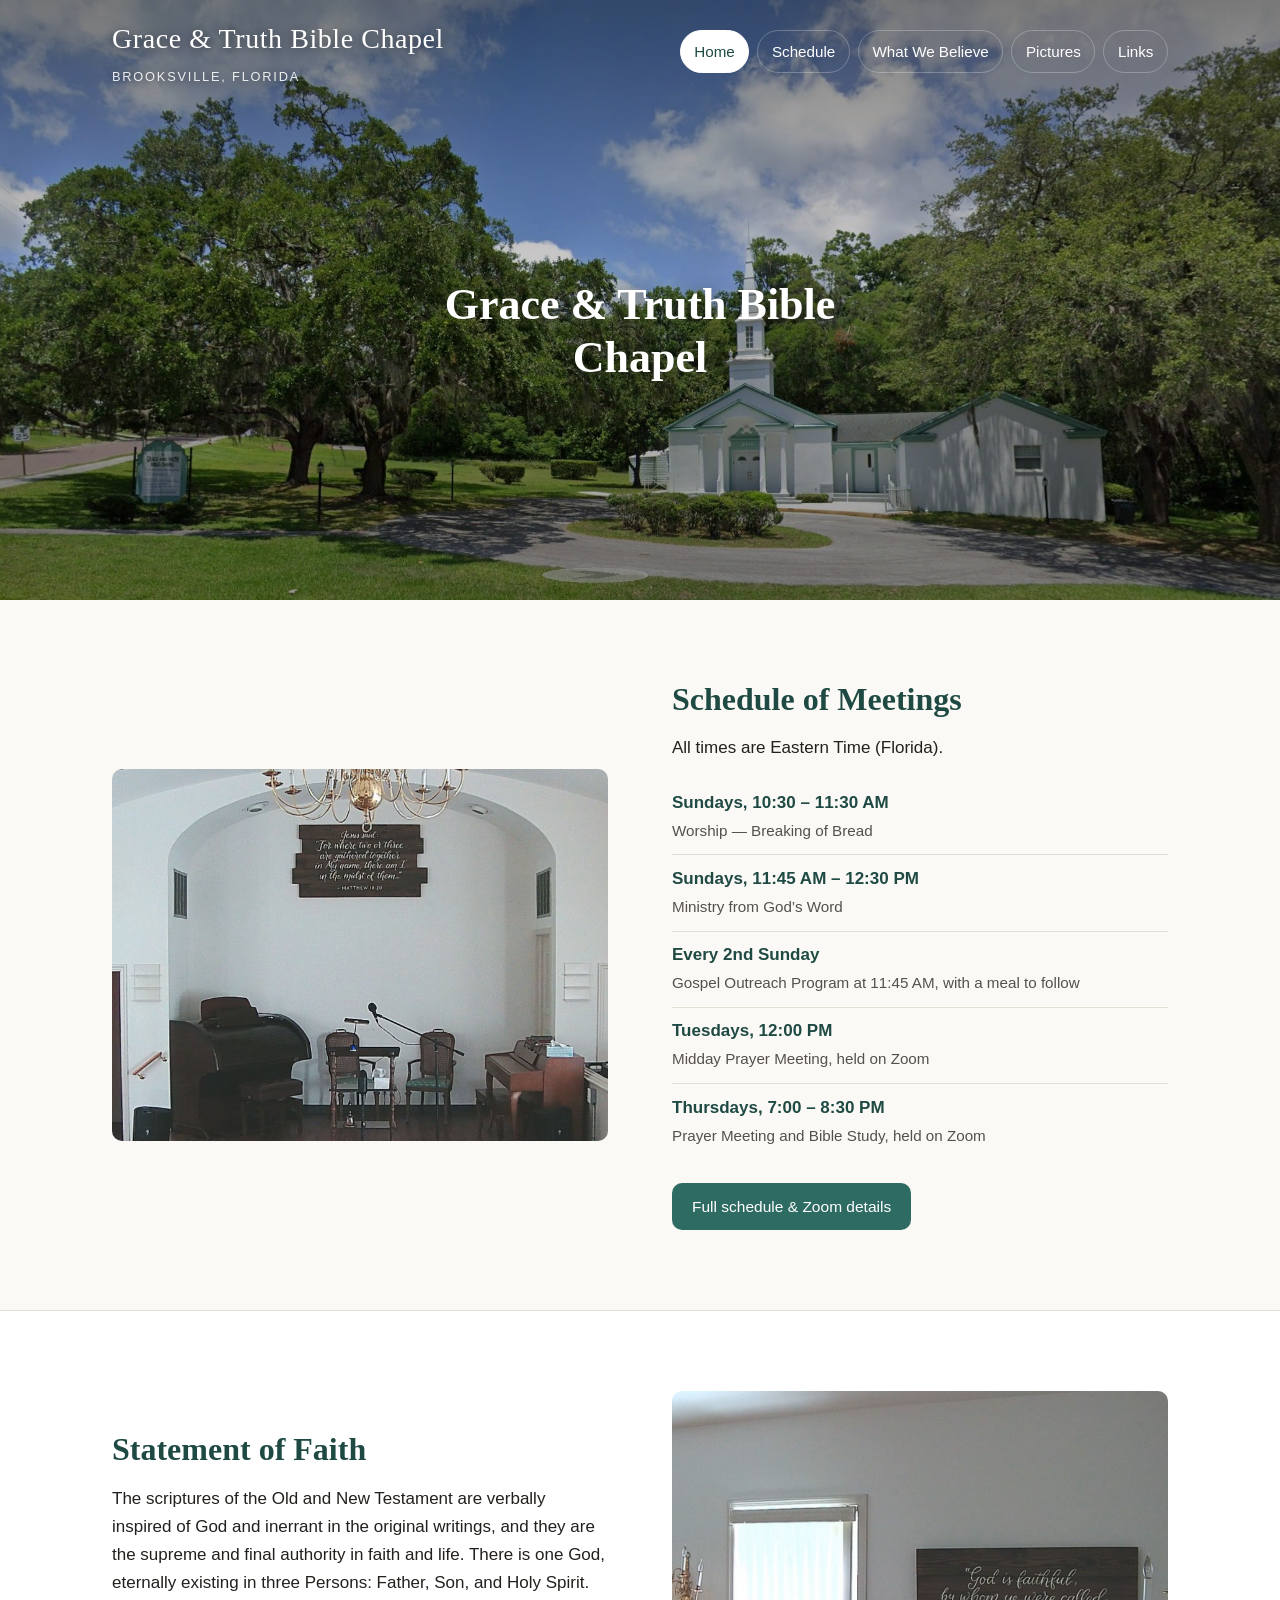
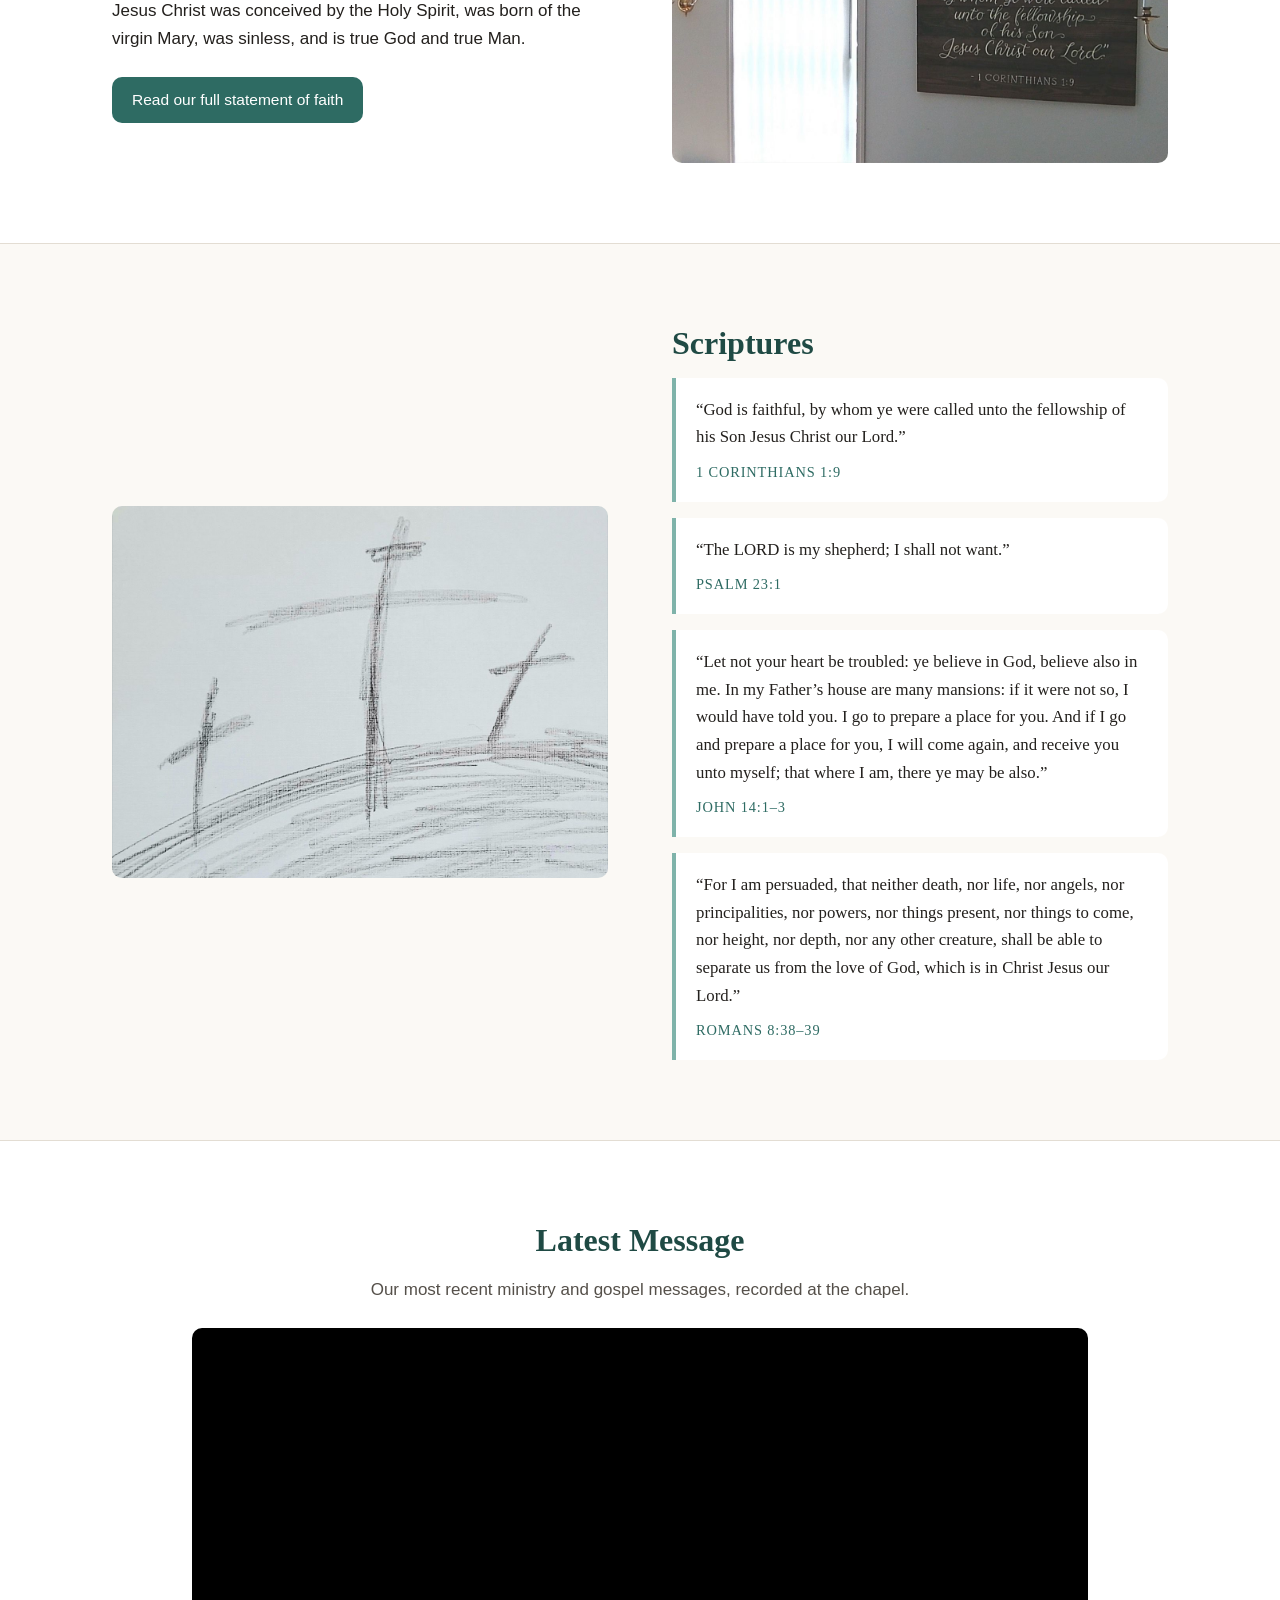
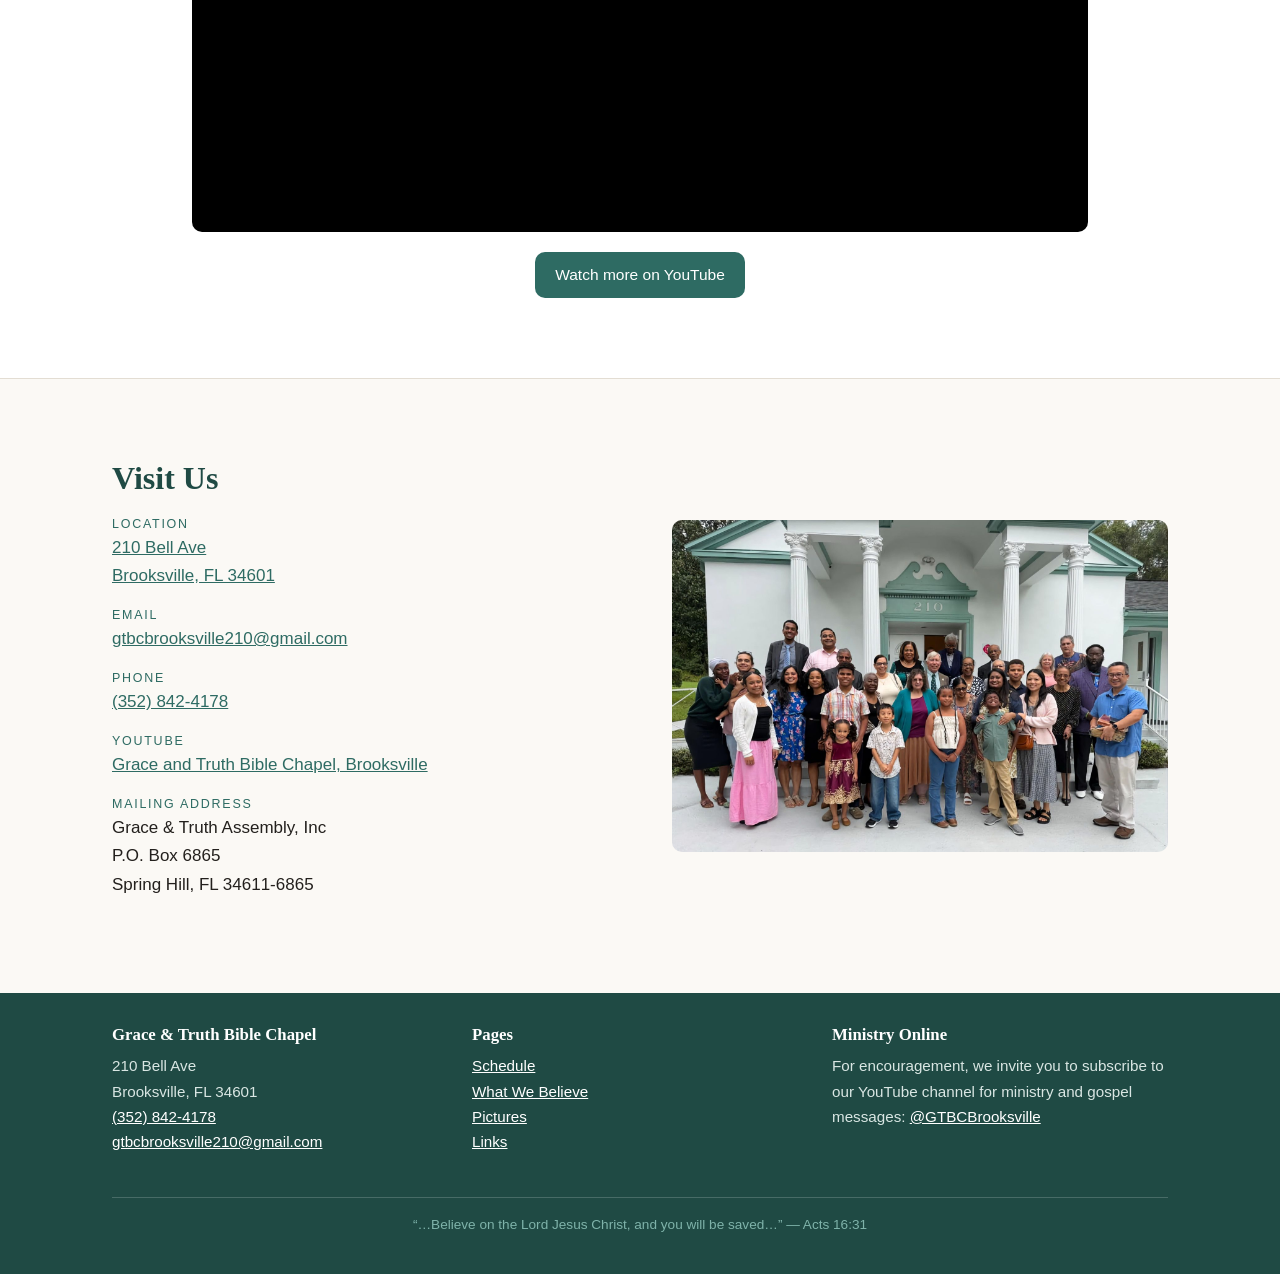
<file: index.html>
<!doctype html>
<html lang="en">
<head>
<meta charset="utf-8">
<meta name="viewport" content="width=device-width, initial-scale=1">
<title>Grace &amp; Truth Bible Chapel — Brooksville, Florida</title>
<meta name="description" content="Grace &amp; Truth Bible Chapel, 210 Bell Ave, Brooksville, FL. Worship and Breaking of Bread Sundays at 10:30 AM. A welcome is extended to all.">
<link rel="stylesheet" href="css/styles.css">
</head>
<body>

<a class="skip-link" href="#main">Skip to content</a>

<header class="site-header site-header-overlay">
  <div class="container header-inner">
    <a class="brand" href="index.html">
      <span class="brand-name">Grace &amp; Truth Bible Chapel</span>
      <span class="brand-tag">Brooksville, Florida</span>
    </a>
    <nav class="site-nav" aria-label="Main">
      <ul>
        <li><a href="index.html" aria-current="page">Home</a></li>
        <li><a href="schedule.html">Schedule</a></li>
        <li><a href="beliefs.html">What We Believe</a></li>
        <li><a href="gallery.html">Pictures</a></li>
        <li><a href="links.html">Links</a></li>
      </ul>
    </nav>
  </div>
</header>

<main id="main">

  <section class="hero hero-overlay-scrim">
    <img src="images/chapel-front-tall.jpg" alt="The white chapel building at 210 Bell Ave, set among live oaks">
    <div class="hero-overlay">
      <h1>Grace &amp; Truth Bible Chapel</h1>
    </div>
  </section>

  <!-- Image left -->
  <section class="section" id="schedule">
    <div class="container feature-inner">
      <div class="feature-media">
        <img src="images/sanctuary-front.jpg" alt="The front of the meeting room, with the Matthew 18:20 sign above the platform" loading="lazy">
      </div>
      <div class="feature-body">
        <h2>Schedule of Meetings</h2>
        <p>All times are Eastern Time (Florida).</p>
        <ul class="times">
          <li>
            <span class="time">Sundays, 10:30 &ndash; 11:30 AM</span>
            <span class="note">Worship &mdash; Breaking of Bread</span>
          </li>
          <li>
            <span class="time">Sundays, 11:45 AM &ndash; 12:30 PM</span>
            <span class="note">Ministry from God&rsquo;s Word</span>
          </li>
          <li>
            <span class="time">Every 2nd Sunday</span>
            <span class="note">Gospel Outreach Program at 11:45 AM, with a meal to follow</span>
          </li>
          <li>
            <span class="time">Tuesdays, 12:00 PM</span>
            <span class="note">Midday Prayer Meeting, held on Zoom</span>
          </li>
          <li>
            <span class="time">Thursdays, 7:00 &ndash; 8:30 PM</span>
            <span class="note">Prayer Meeting and Bible Study, held on Zoom</span>
          </li>
        </ul>
        <div class="btn-row">
          <a class="btn" href="schedule.html">Full schedule &amp; Zoom details</a>
        </div>
      </div>
    </div>
  </section>

  <!-- Image right -->
  <section class="section section-alt feature-media-right" id="beliefs">
    <div class="container feature-inner">
      <div class="feature-media">
        <img src="images/wall-1-cor-1-9.jpg" alt="A wooden wall sign lettered with 1 Corinthians 1:9" loading="lazy">
      </div>
      <div class="feature-body">
        <h2>Statement of Faith</h2>
        <p>
          The scriptures of the Old and New Testament are verbally inspired of God and inerrant
          in the original writings, and they are the supreme and final authority in faith and life.
          There is one God, eternally existing in three Persons: Father, Son, and Holy Spirit.
          Jesus Christ was conceived by the Holy Spirit, was born of the virgin Mary, was sinless,
          and is true God and true Man.
        </p>
        <div class="btn-row">
          <a class="btn" href="beliefs.html">Read our full statement of faith</a>
        </div>
      </div>
    </div>
  </section>

  <!-- Image left -->
  <section class="section" id="scriptures">
    <div class="container feature-inner">
      <div class="feature-media">
        <img class="focus-top" src="images/three-crosses.jpg" alt="A pencil drawing of three crosses standing on a hill" loading="lazy">
      </div>
      <div class="feature-body">
        <h2>Scriptures</h2>
        <blockquote class="verse">
          &ldquo;God is faithful, by whom ye were called unto the fellowship of his Son Jesus Christ our Lord.&rdquo;
          <cite>1 Corinthians 1:9</cite>
        </blockquote>
        <blockquote class="verse">
          &ldquo;The LORD is my shepherd; I shall not want.&rdquo;
          <cite>Psalm 23:1</cite>
        </blockquote>
        <blockquote class="verse">
          &ldquo;Let not your heart be troubled: ye believe in God, believe also in me. In my Father&rsquo;s house
          are many mansions: if it were not so, I would have told you. I go to prepare a place for you.
          And if I go and prepare a place for you, I will come again, and receive you unto myself;
          that where I am, there ye may be also.&rdquo;
          <cite>John 14:1&ndash;3</cite>
        </blockquote>
        <blockquote class="verse">
          &ldquo;For I am persuaded, that neither death, nor life, nor angels, nor principalities, nor powers,
          nor things present, nor things to come, nor height, nor depth, nor any other creature,
          shall be able to separate us from the love of God, which is in Christ Jesus our Lord.&rdquo;
          <cite>Romans 8:38&ndash;39</cite>
        </blockquote>
      </div>
    </div>
  </section>

  <!-- Latest message. The player points at the channel's uploads playlist
       (the channel ID with UC swapped for UU). YouTube keeps that playlist
       newest-first, so this always opens on the most recent sermon and
       nothing here needs editing week to week. -->
  <section class="section section-alt" id="latest">
    <div class="container">
      <div class="section-head video-head">
        <h2>Latest Message</h2>
        <p>Our most recent ministry and gospel messages, recorded at the chapel.</p>
      </div>
      <div class="video-frame">
        <iframe
          src="https://www.youtube-nocookie.com/embed/videoseries?list=UUZsytjqX1mP04XddDWABCRg&amp;rel=0"
          title="Latest message from Grace and Truth Bible Chapel, Brooksville"
          loading="lazy"
          allow="accelerometer; clipboard-write; encrypted-media; gyroscope; picture-in-picture; web-share"
          referrerpolicy="strict-origin-when-cross-origin"
          allowfullscreen></iframe>
      </div>
      <div class="btn-row video-actions">
        <a class="btn" href="https://www.youtube.com/@GTBCBrooksville">Watch more on YouTube</a>
      </div>
    </div>
  </section>

  <!-- Image right -->
  <section class="section feature-media-right" id="visit">
    <div class="container feature-inner">
      <div class="feature-media">
        <img class="natural" src="images/group-picture.jpg" alt="The assembly gathered together on the chapel steps beneath the 210 entrance" loading="lazy">
      </div>
      <div class="feature-body">
        <h2>Visit Us</h2>
        <ul class="contact-list">
          <li>
            <span class="label">Location</span>
            <address>
              <a href="https://maps.google.com/?q=210+Bell+Ave,+Brooksville,+FL+34601">
                210 Bell Ave<br>Brooksville, FL 34601
              </a>
            </address>
          </li>
          <li>
            <span class="label">Email</span>
            <a href="mailto:gtbcbrooksville210@gmail.com">gtbcbrooksville210@gmail.com</a>
          </li>
          <li>
            <span class="label">Phone</span>
            <a href="tel:+13528424178">(352) 842-4178</a>
          </li>
          <li>
            <span class="label">YouTube</span>
            <a href="https://www.youtube.com/@GTBCBrooksville">Grace and Truth Bible Chapel, Brooksville</a>
          </li>
          <li>
            <span class="label">Mailing Address</span>
            <address>
              Grace &amp; Truth Assembly, Inc<br>
              P.O. Box 6865<br>
              Spring Hill, FL 34611-6865
            </address>
          </li>
        </ul>
      </div>
    </div>
  </section>

</main>

<footer class="site-footer">
  <div class="container">
    <div class="footer-grid">
      <div>
        <h3>Grace &amp; Truth Bible Chapel</h3>
        <address>
          210 Bell Ave<br>
          Brooksville, FL 34601<br>
          <a href="tel:+13528424178">(352) 842-4178</a><br>
          <a href="mailto:gtbcbrooksville210@gmail.com">gtbcbrooksville210@gmail.com</a>
        </address>
      </div>
      <div>
        <h3>Pages</h3>
        <p>
          <a href="schedule.html">Schedule</a><br>
          <a href="beliefs.html">What We Believe</a><br>
          <a href="gallery.html">Pictures</a><br>
          <a href="links.html">Links</a>
        </p>
      </div>
      <div>
        <h3>Ministry Online</h3>
        <p>
          For encouragement, we invite you to subscribe to our YouTube channel for
          ministry and gospel messages:
          <a href="https://www.youtube.com/@GTBCBrooksville">@GTBCBrooksville</a>
        </p>
      </div>
    </div>
    <p class="footer-bottom">
      &ldquo;&hellip;Believe on the Lord Jesus Christ, and you will be saved&hellip;&rdquo; &mdash; Acts 16:31
    </p>
  </div>
</footer>

</body>
</html>
</file>
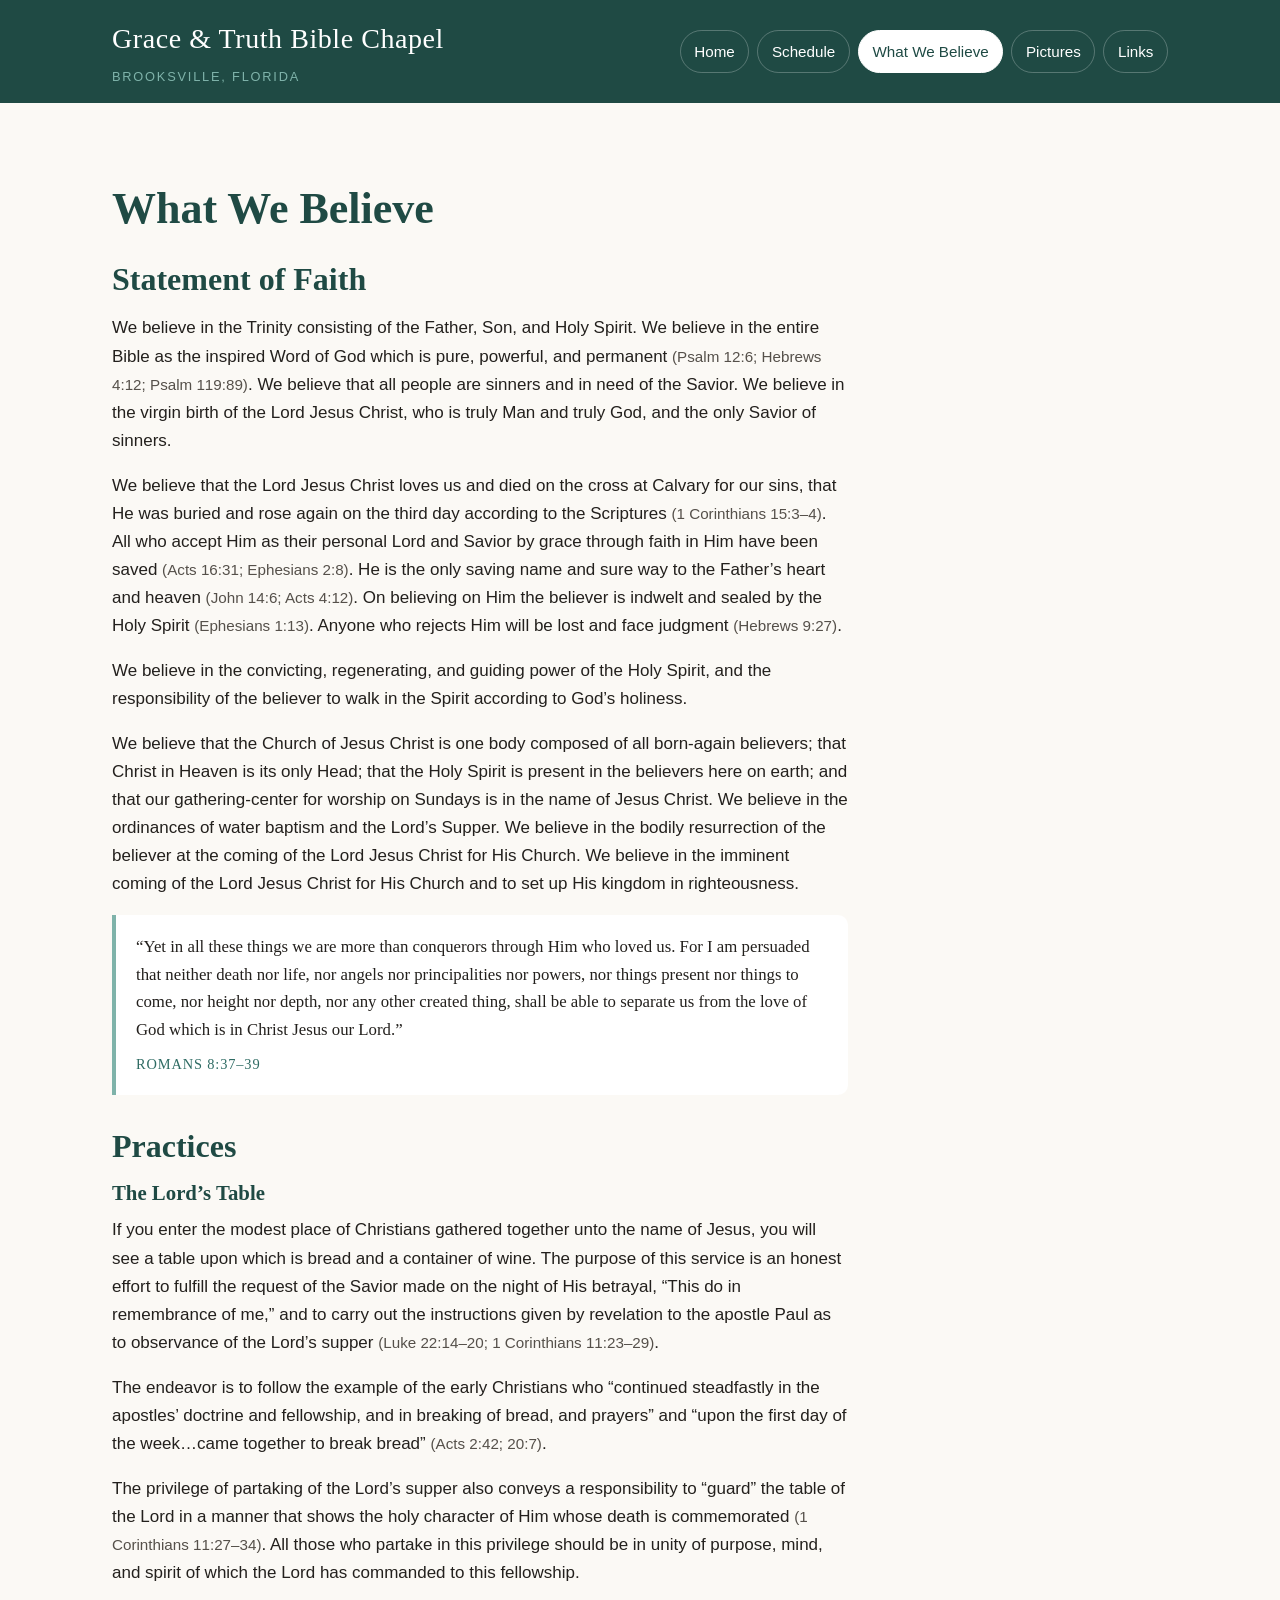
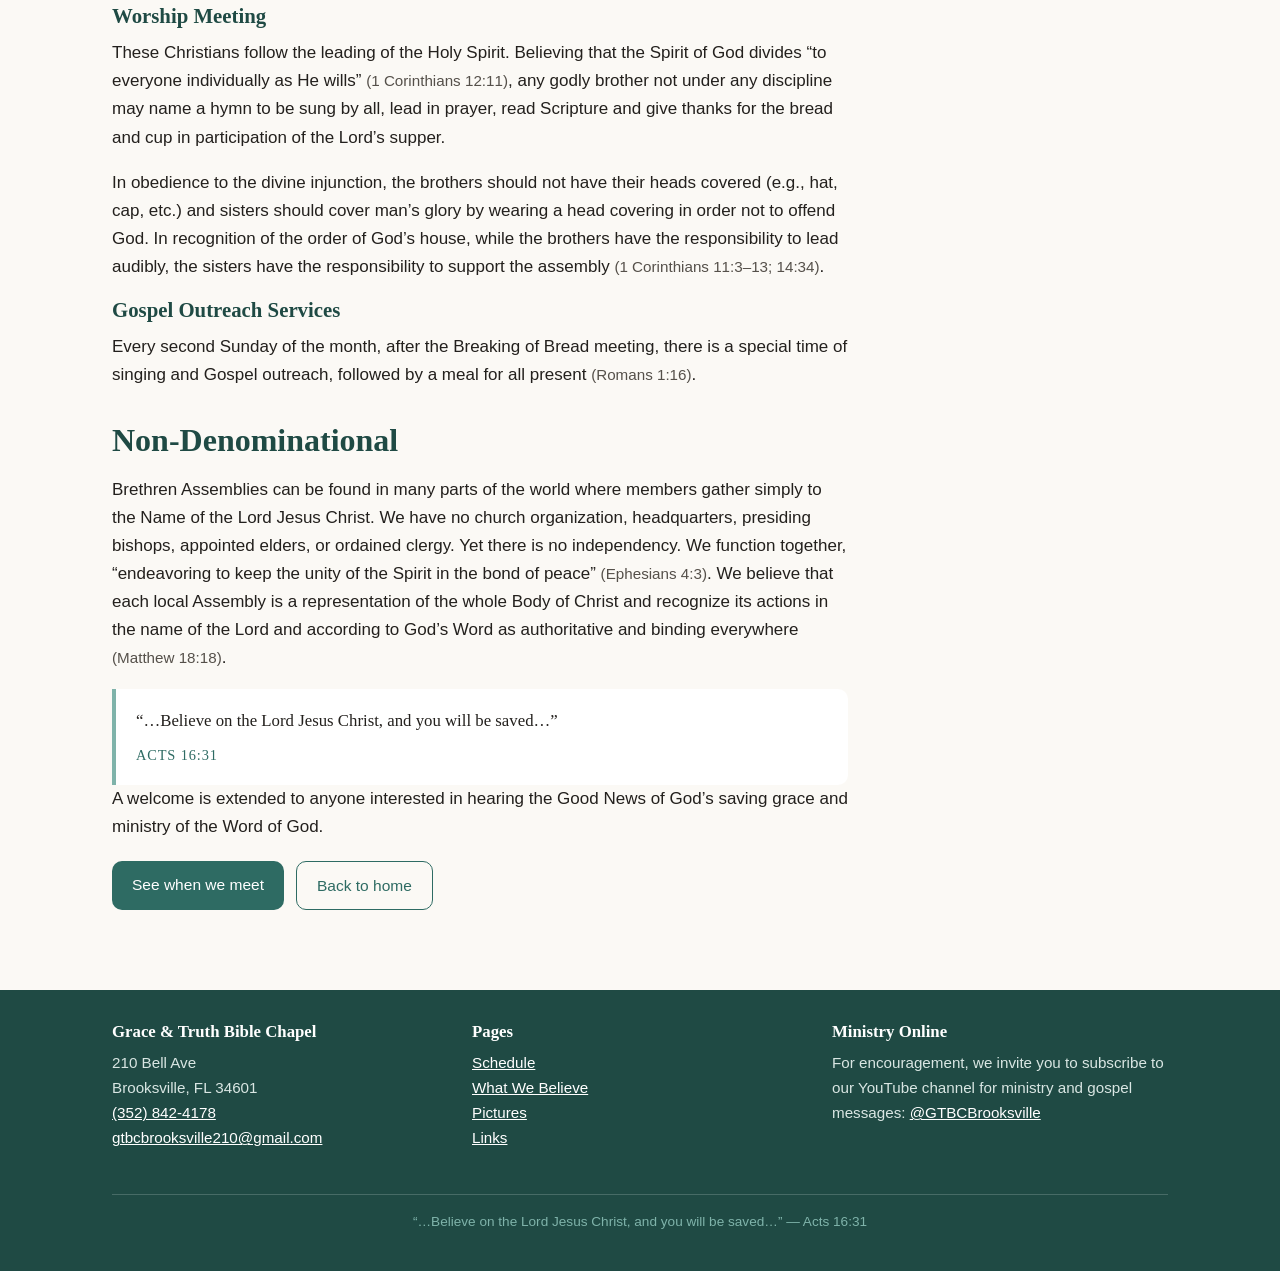
<file: beliefs.html>
<!doctype html>
<html lang="en">
<head>
<meta charset="utf-8">
<meta name="viewport" content="width=device-width, initial-scale=1">
<title>What We Believe — Grace &amp; Truth Bible Chapel</title>
<meta name="description" content="The statement of faith and the practices of Grace &amp; Truth Bible Chapel, Brooksville, FL — the Lord's Table, the worship meeting, and our non-denominational gathering to the name of the Lord Jesus Christ.">
<link rel="stylesheet" href="css/styles.css">
</head>
<body>

<a class="skip-link" href="#main">Skip to content</a>

<header class="site-header">
  <div class="container header-inner">
    <a class="brand" href="index.html">
      <span class="brand-name">Grace &amp; Truth Bible Chapel</span>
      <span class="brand-tag">Brooksville, Florida</span>
    </a>
    <nav class="site-nav" aria-label="Main">
      <ul>
        <li><a href="index.html">Home</a></li>
        <li><a href="schedule.html">Schedule</a></li>
        <li><a href="beliefs.html" aria-current="page">What We Believe</a></li>
        <li><a href="gallery.html">Pictures</a></li>
        <li><a href="links.html">Links</a></li>
      </ul>
    </nav>
  </div>
</header>

<main id="main">

  <section class="section">
    <div class="container">
      <div class="section-head">
        <h1>What We Believe</h1>
      </div>

      <div class="prose">

        <h2>Statement of Faith</h2>

        <p>
          We believe in the Trinity consisting of the Father, Son, and Holy Spirit. We believe in
          the entire Bible as the inspired Word of God which is pure, powerful, and permanent
          <span class="ref">(Psalm 12:6; Hebrews 4:12; Psalm 119:89)</span>. We believe that all
          people are sinners and in need of the Savior. We believe in the virgin birth of the Lord
          Jesus Christ, who is truly Man and truly God, and the only Savior of sinners.
        </p>

        <p>
          We believe that the Lord Jesus Christ loves us and died on the cross at Calvary for our
          sins, that He was buried and rose again on the third day according to the Scriptures
          <span class="ref">(1 Corinthians 15:3&ndash;4)</span>. All who accept Him as their personal
          Lord and Savior by grace through faith in Him have been saved
          <span class="ref">(Acts 16:31; Ephesians 2:8)</span>. He is the only saving name and sure
          way to the Father&rsquo;s heart and heaven
          <span class="ref">(John 14:6; Acts 4:12)</span>. On believing on Him the believer is
          indwelt and sealed by the Holy Spirit <span class="ref">(Ephesians 1:13)</span>. Anyone
          who rejects Him will be lost and face judgment <span class="ref">(Hebrews 9:27)</span>.
        </p>

        <p>
          We believe in the convicting, regenerating, and guiding power of the Holy Spirit, and the
          responsibility of the believer to walk in the Spirit according to God&rsquo;s holiness.
        </p>

        <p>
          We believe that the Church of Jesus Christ is one body composed of all born-again
          believers; that Christ in Heaven is its only Head; that the Holy Spirit is present in the
          believers here on earth; and that our gathering-center for worship on Sundays is in the
          name of Jesus Christ. We believe in the ordinances of water baptism and the Lord&rsquo;s
          Supper. We believe in the bodily resurrection of the believer at the coming of the Lord
          Jesus Christ for His Church. We believe in the imminent coming of the Lord Jesus Christ
          for His Church and to set up His kingdom in righteousness.
        </p>

        <blockquote class="verse">
          &ldquo;Yet in all these things we are more than conquerors through Him who loved us. For I
          am persuaded that neither death nor life, nor angels nor principalities nor powers, nor
          things present nor things to come, nor height nor depth, nor any other created thing,
          shall be able to separate us from the love of God which is in Christ Jesus our Lord.&rdquo;
          <cite>Romans 8:37&ndash;39</cite>
        </blockquote>

        <h2>Practices</h2>

        <h3>The Lord&rsquo;s Table</h3>

        <p>
          If you enter the modest place of Christians gathered together unto the name of Jesus, you
          will see a table upon which is bread and a container of wine. The purpose of this service
          is an honest effort to fulfill the request of the Savior made on the night of His
          betrayal, &ldquo;This do in remembrance of me,&rdquo; and to carry out the instructions
          given by revelation to the apostle Paul as to observance of the Lord&rsquo;s supper
          <span class="ref">(Luke 22:14&ndash;20; 1 Corinthians 11:23&ndash;29)</span>.
        </p>

        <p>
          The endeavor is to follow the example of the early Christians who &ldquo;continued
          steadfastly in the apostles&rsquo; doctrine and fellowship, and in breaking of bread, and
          prayers&rdquo; and &ldquo;upon the first day of the week&hellip;came together to break
          bread&rdquo; <span class="ref">(Acts 2:42; 20:7)</span>.
        </p>

        <p>
          The privilege of partaking of the Lord&rsquo;s supper also conveys a responsibility to
          &ldquo;guard&rdquo; the table of the Lord in a manner that shows the holy character of Him
          whose death is commemorated <span class="ref">(1 Corinthians 11:27&ndash;34)</span>. All
          those who partake in this privilege should be in unity of purpose, mind, and spirit of
          which the Lord has commanded to this fellowship.
        </p>

        <h3>Worship Meeting</h3>

        <p>
          These Christians follow the leading of the Holy Spirit. Believing that the Spirit of God
          divides &ldquo;to everyone individually as He wills&rdquo;
          <span class="ref">(1 Corinthians 12:11)</span>, any godly brother not under any discipline
          may name a hymn to be sung by all, lead in prayer, read Scripture and give thanks for the
          bread and cup in participation of the Lord&rsquo;s supper.
        </p>

        <p>
          In obedience to the divine injunction, the brothers should not have their heads covered
          (e.g., hat, cap, etc.) and sisters should cover man&rsquo;s glory by wearing a head
          covering in order not to offend God. In recognition of the order of God&rsquo;s house,
          while the brothers have the responsibility to lead audibly, the sisters have the
          responsibility to support the assembly
          <span class="ref">(1 Corinthians 11:3&ndash;13; 14:34)</span>.
        </p>

        <h3>Gospel Outreach Services</h3>

        <p>
          Every second Sunday of the month, after the Breaking of Bread meeting, there is a special
          time of singing and Gospel outreach, followed by a meal for all present
          <span class="ref">(Romans 1:16)</span>.
        </p>

        <h2>Non-Denominational</h2>

        <p>
          Brethren Assemblies can be found in many parts of the world where members gather simply to
          the Name of the Lord Jesus Christ. We have no church organization, headquarters, presiding
          bishops, appointed elders, or ordained clergy. Yet there is no independency. We function
          together, &ldquo;endeavoring to keep the unity of the Spirit in the bond of peace&rdquo;
          <span class="ref">(Ephesians 4:3)</span>. We believe that each local Assembly is a
          representation of the whole Body of Christ and recognize its actions in the name of the
          Lord and according to God&rsquo;s Word as authoritative and binding everywhere
          <span class="ref">(Matthew 18:18)</span>.
        </p>

        <blockquote class="verse">
          &ldquo;&hellip;Believe on the Lord Jesus Christ, and you will be saved&hellip;&rdquo;
          <cite>Acts 16:31</cite>
        </blockquote>

        <p>
          A welcome is extended to anyone interested in hearing the Good News of God&rsquo;s saving
          grace and ministry of the Word of God.
        </p>

        <div class="btn-row">
          <a class="btn" href="schedule.html">See when we meet</a>
          <a class="btn btn-ghost" href="index.html">Back to home</a>
        </div>

      </div>
    </div>
  </section>

</main>

<footer class="site-footer">
  <div class="container">
    <div class="footer-grid">
      <div>
        <h3>Grace &amp; Truth Bible Chapel</h3>
        <address>
          210 Bell Ave<br>
          Brooksville, FL 34601<br>
          <a href="tel:+13528424178">(352) 842-4178</a><br>
          <a href="mailto:gtbcbrooksville210@gmail.com">gtbcbrooksville210@gmail.com</a>
        </address>
      </div>
      <div>
        <h3>Pages</h3>
        <p>
          <a href="schedule.html">Schedule</a><br>
          <a href="beliefs.html">What We Believe</a><br>
          <a href="gallery.html">Pictures</a><br>
          <a href="links.html">Links</a>
        </p>
      </div>
      <div>
        <h3>Ministry Online</h3>
        <p>
          For encouragement, we invite you to subscribe to our YouTube channel for
          ministry and gospel messages:
          <a href="https://www.youtube.com/@GTBCBrooksville">@GTBCBrooksville</a>
        </p>
      </div>
    </div>
    <p class="footer-bottom">
      &ldquo;&hellip;Believe on the Lord Jesus Christ, and you will be saved&hellip;&rdquo; &mdash; Acts 16:31
    </p>
  </div>
</footer>

</body>
</html>
</file>
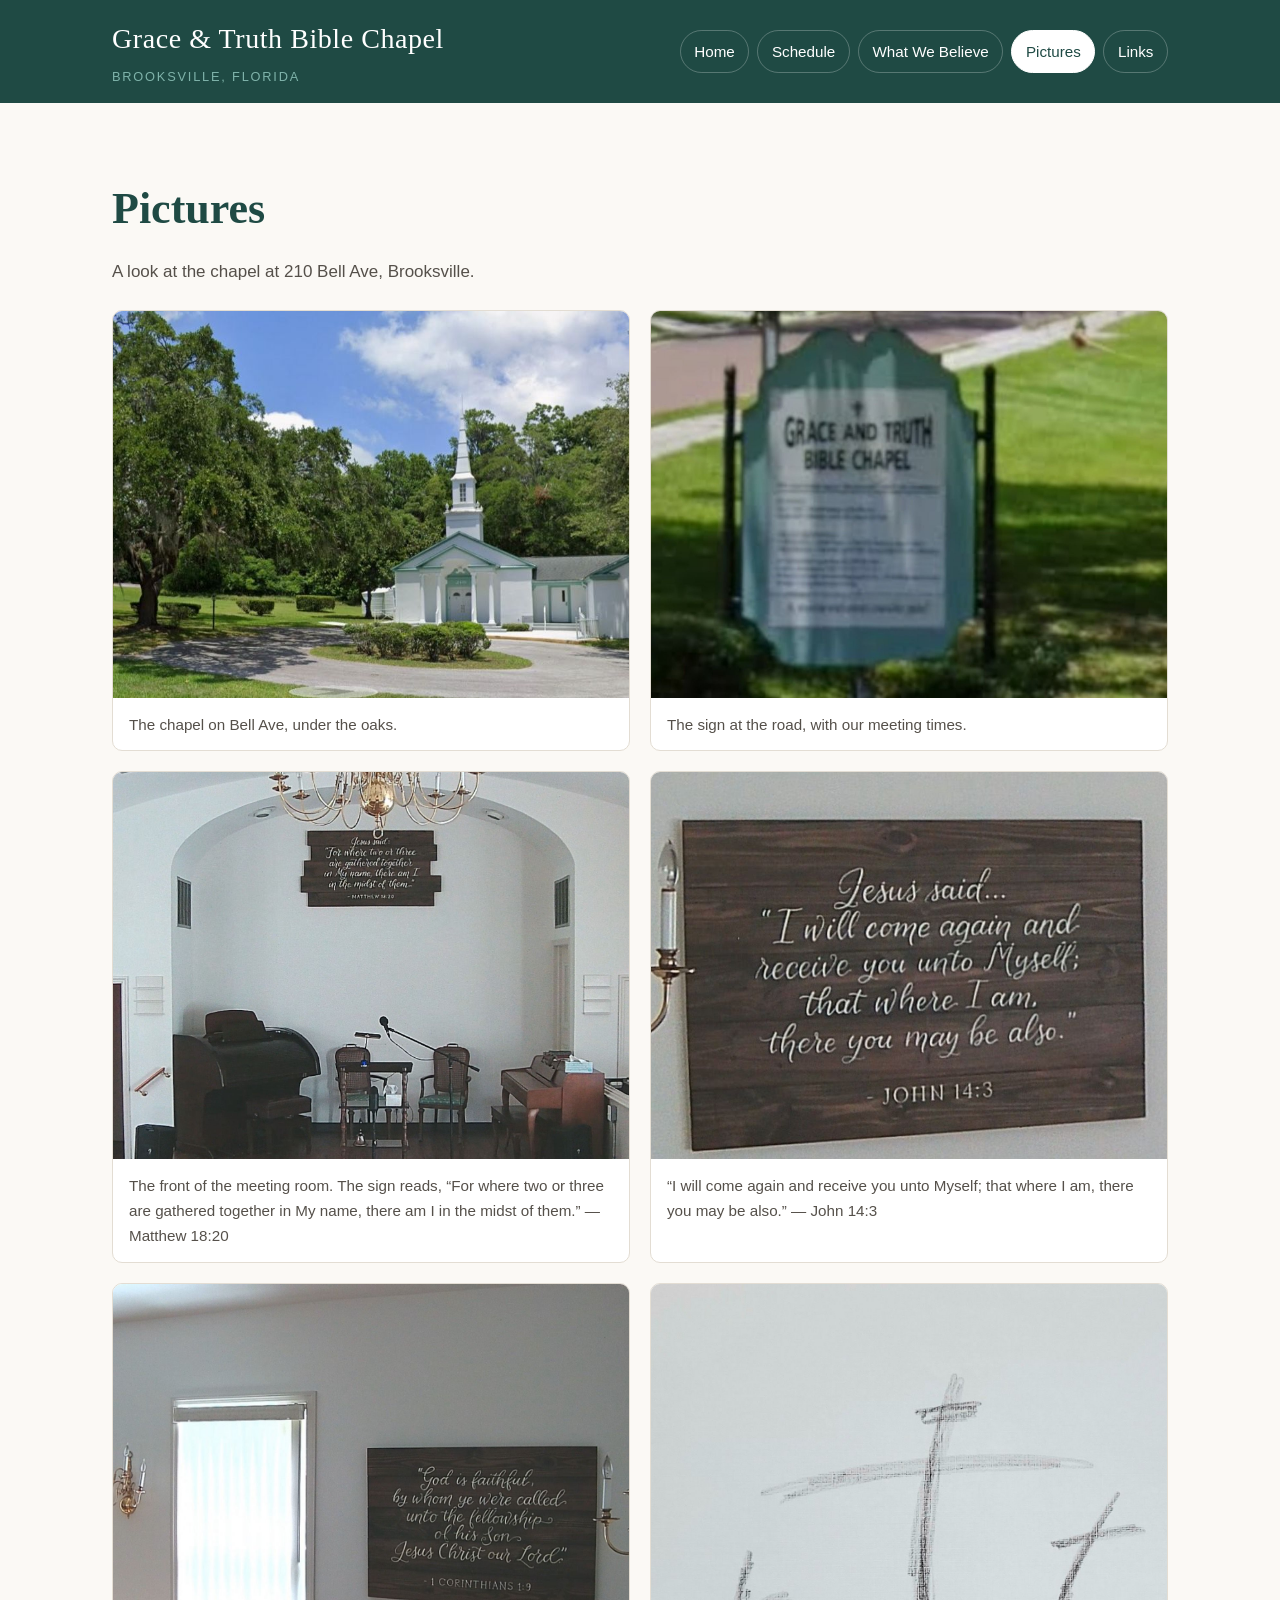
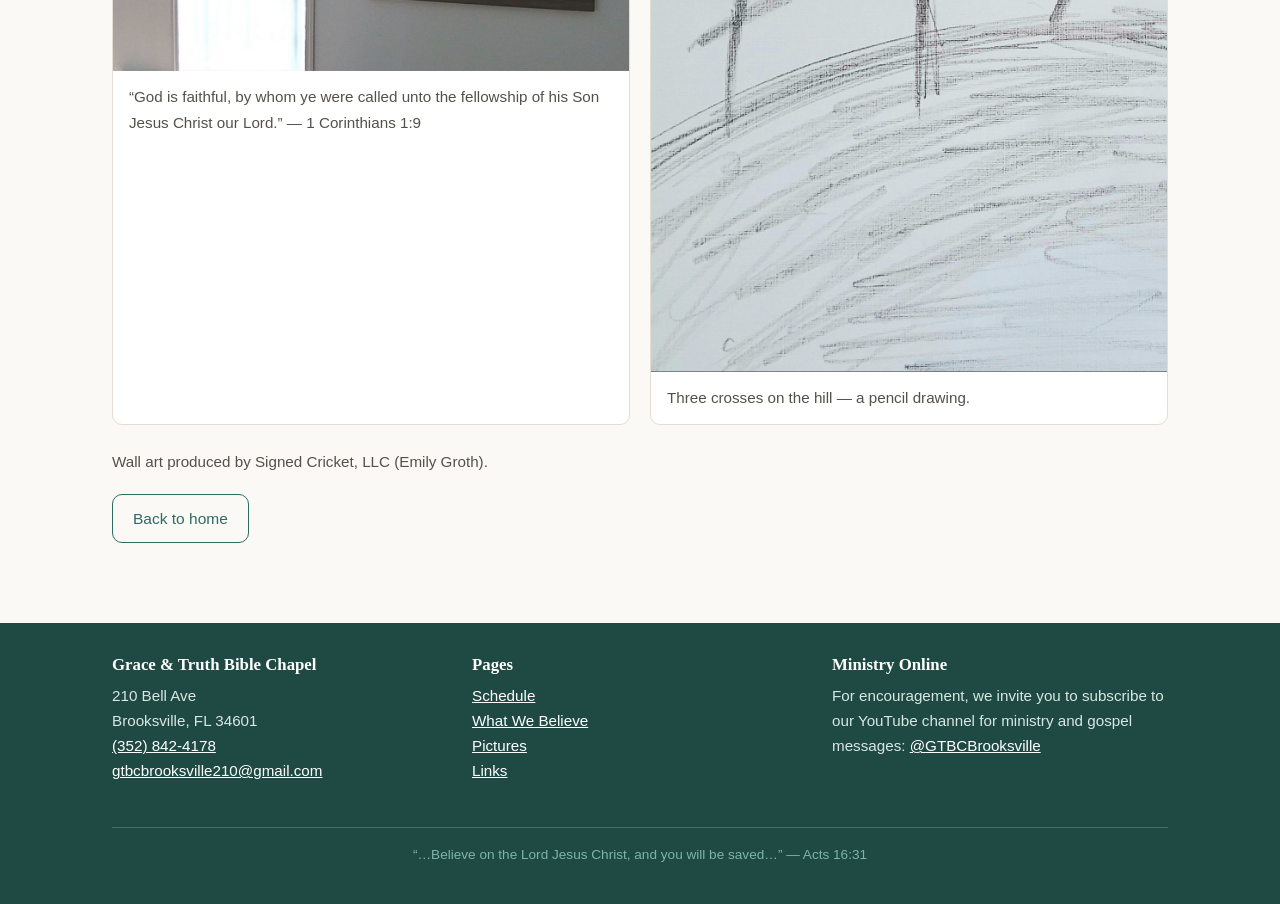
<file: gallery.html>
<!doctype html>
<html lang="en">
<head>
<meta charset="utf-8">
<meta name="viewport" content="width=device-width, initial-scale=1">
<title>Pictures — Grace &amp; Truth Bible Chapel</title>
<meta name="description" content="Photographs of Grace &amp; Truth Bible Chapel at 210 Bell Ave, Brooksville, Florida — the building, the meeting room, and the scripture wall art.">
<link rel="stylesheet" href="css/styles.css">
</head>
<body>

<a class="skip-link" href="#main">Skip to content</a>

<header class="site-header">
  <div class="container header-inner">
    <a class="brand" href="index.html">
      <span class="brand-name">Grace &amp; Truth Bible Chapel</span>
      <span class="brand-tag">Brooksville, Florida</span>
    </a>
    <nav class="site-nav" aria-label="Main">
      <ul>
        <li><a href="index.html">Home</a></li>
        <li><a href="schedule.html">Schedule</a></li>
        <li><a href="beliefs.html">What We Believe</a></li>
        <li><a href="gallery.html" aria-current="page">Pictures</a></li>
        <li><a href="links.html">Links</a></li>
      </ul>
    </nav>
  </div>
</header>

<main id="main">

  <section class="section">
    <div class="container">
      <div class="section-head">
        <h1>Pictures</h1>
        <p>A look at the chapel at 210 Bell Ave, Brooksville.</p>
      </div>

      <div class="gallery">

        <figure>
          <img src="images/chapel-front.jpg" alt="The white chapel building with its steeple and portico, set among live oaks" loading="lazy">
          <figcaption>The chapel on Bell Ave, under the oaks.</figcaption>
        </figure>

        <figure>
          <img src="images/chapel-sign.jpg" alt="The roadside sign reading Grace and Truth Bible Chapel with the meeting times below" loading="lazy">
          <figcaption>The sign at the road, with our meeting times.</figcaption>
        </figure>

        <figure>
          <img src="images/sanctuary-front.jpg" alt="The front of the meeting room: an arched wall with a wooden scripture sign, a chandelier, an organ, a piano, and a reading table" loading="lazy">
          <figcaption>
            The front of the meeting room. The sign reads, &ldquo;For where two or three are
            gathered together in My name, there am I in the midst of them.&rdquo; &mdash; Matthew 18:20
          </figcaption>
        </figure>

        <figure>
          <img src="images/wall-john-14-3.jpg" alt="A stained wooden wall sign lettered in white script beside a brass candle sconce" loading="lazy">
          <figcaption>
            &ldquo;I will come again and receive you unto Myself; that where I am, there you may be
            also.&rdquo; &mdash; John 14:3
          </figcaption>
        </figure>

        <figure>
          <img src="images/wall-1-cor-1-9.jpg" alt="A stained wooden wall sign lettered in white script on the window wall of the meeting room" loading="lazy">
          <figcaption>
            &ldquo;God is faithful, by whom ye were called unto the fellowship of his Son Jesus
            Christ our Lord.&rdquo; &mdash; 1 Corinthians 1:9
          </figcaption>
        </figure>

        <figure class="tall">
          <img src="images/three-crosses.jpg" alt="A pencil drawing of three crosses standing on a hill" loading="lazy">
          <figcaption>Three crosses on the hill &mdash; a pencil drawing.</figcaption>
        </figure>

      </div>

      <p class="ref" style="margin-top:1.5rem;">
        Wall art produced by Signed Cricket, LLC (Emily Groth).
      </p>

      <div class="btn-row">
        <a class="btn btn-ghost" href="index.html">Back to home</a>
      </div>

    </div>
  </section>

</main>

<footer class="site-footer">
  <div class="container">
    <div class="footer-grid">
      <div>
        <h3>Grace &amp; Truth Bible Chapel</h3>
        <address>
          210 Bell Ave<br>
          Brooksville, FL 34601<br>
          <a href="tel:+13528424178">(352) 842-4178</a><br>
          <a href="mailto:gtbcbrooksville210@gmail.com">gtbcbrooksville210@gmail.com</a>
        </address>
      </div>
      <div>
        <h3>Pages</h3>
        <p>
          <a href="schedule.html">Schedule</a><br>
          <a href="beliefs.html">What We Believe</a><br>
          <a href="gallery.html">Pictures</a><br>
          <a href="links.html">Links</a>
        </p>
      </div>
      <div>
        <h3>Ministry Online</h3>
        <p>
          For encouragement, we invite you to subscribe to our YouTube channel for
          ministry and gospel messages:
          <a href="https://www.youtube.com/@GTBCBrooksville">@GTBCBrooksville</a>
        </p>
      </div>
    </div>
    <p class="footer-bottom">
      &ldquo;&hellip;Believe on the Lord Jesus Christ, and you will be saved&hellip;&rdquo; &mdash; Acts 16:31
    </p>
  </div>
</footer>

</body>
</html>
</file>
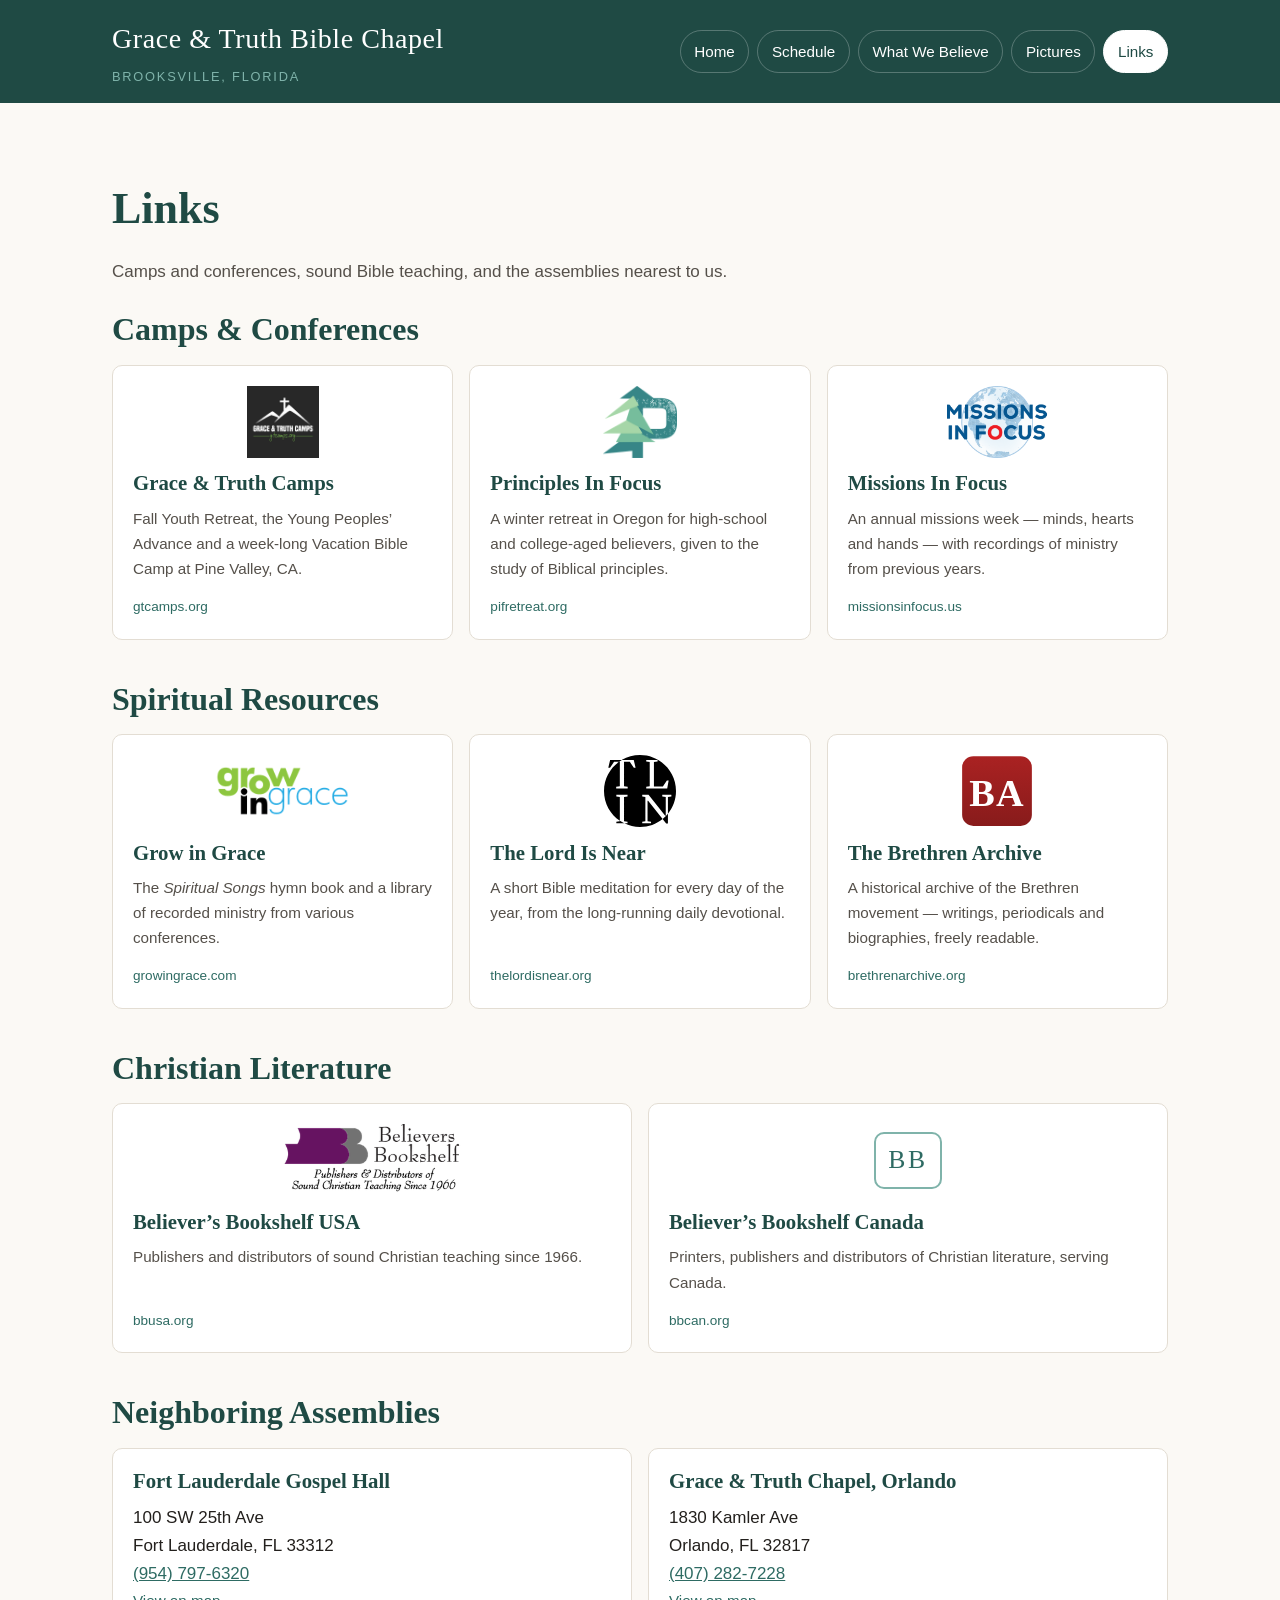
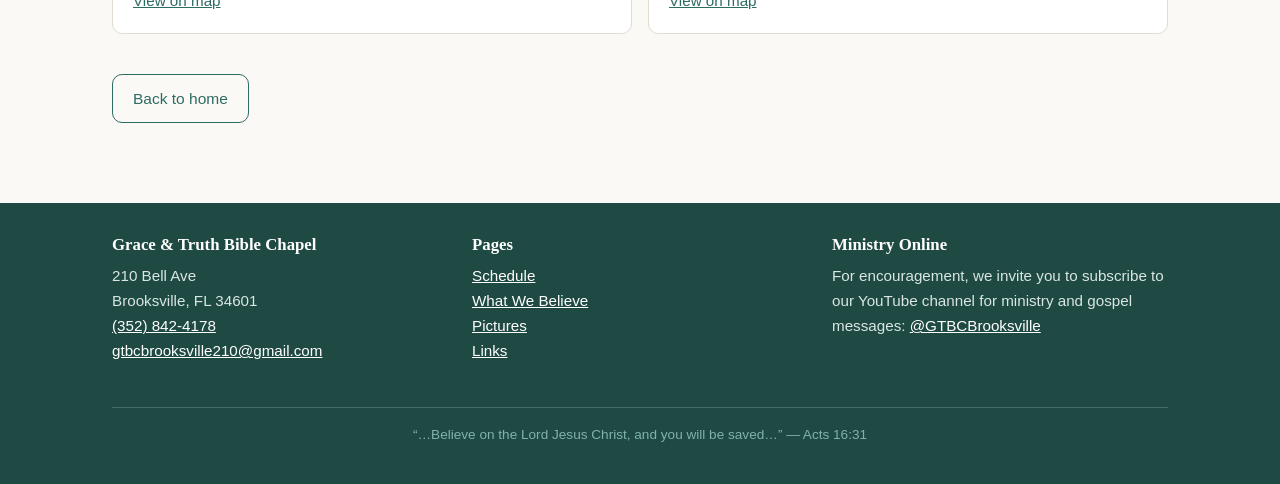
<file: links.html>
<!doctype html>
<html lang="en">
<head>
<meta charset="utf-8">
<meta name="viewport" content="width=device-width, initial-scale=1">
<title>Links — Grace &amp; Truth Bible Chapel</title>
<meta name="description" content="Neighboring assemblies, camps and conferences, Bible teaching resources, and Christian literature commended by Grace &amp; Truth Bible Chapel, Brooksville, Florida.">
<link rel="stylesheet" href="css/styles.css">
</head>
<body>

<a class="skip-link" href="#main">Skip to content</a>

<header class="site-header">
  <div class="container header-inner">
    <a class="brand" href="index.html">
      <span class="brand-name">Grace &amp; Truth Bible Chapel</span>
      <span class="brand-tag">Brooksville, Florida</span>
    </a>
    <nav class="site-nav" aria-label="Main">
      <ul>
        <li><a href="index.html">Home</a></li>
        <li><a href="schedule.html">Schedule</a></li>
        <li><a href="beliefs.html">What We Believe</a></li>
        <li><a href="gallery.html">Pictures</a></li>
        <li><a href="links.html" aria-current="page">Links</a></li>
      </ul>
    </nav>
  </div>
</header>

<main id="main">

  <section class="section">
    <div class="container">
      <div class="section-head">
        <h1>Links</h1>
        <p>Camps and conferences, sound Bible teaching, and the assemblies nearest to us.</p>
      </div>

      <h2>Camps &amp; Conferences</h2>

      <div class="grid grid-3 link-grid">

        <a class="card link-card" href="https://gtcamps.org/">
          <span class="link-logo"><img src="images/links/gtcamps.png" alt="" loading="lazy"></span>
          <h3>Grace &amp; Truth Camps</h3>
          <p>Fall Youth Retreat, the Young Peoples&rsquo; Advance and a week-long Vacation Bible Camp at Pine Valley, CA.</p>
          <span class="link-domain">gtcamps.org</span>
        </a>

        <a class="card link-card" href="https://www.pifretreat.org/">
          <span class="link-logo"><img src="images/links/pifretreat.png" alt="" loading="lazy"></span>
          <h3>Principles In Focus</h3>
          <p>A winter retreat in Oregon for high-school and college-aged believers, given to the study of Biblical principles.</p>
          <span class="link-domain">pifretreat.org</span>
        </a>

        <a class="card link-card" href="https://missionsinfocus.us/">
          <span class="link-logo"><img src="images/links/missionsinfocus.png" alt="" loading="lazy"></span>
          <h3>Missions In Focus</h3>
          <p>An annual missions week &mdash; minds, hearts and hands &mdash; with recordings of ministry from previous years.</p>
          <span class="link-domain">missionsinfocus.us</span>
        </a>

      </div>

      <h2>Spiritual Resources</h2>

      <div class="grid grid-3 link-grid">

        <a class="card link-card" href="https://growingrace.com/">
          <span class="link-logo"><img src="images/links/growingrace.png" alt="" loading="lazy"></span>
          <h3>Grow in Grace</h3>
          <p>The <em>Spiritual Songs</em> hymn book and a library of recorded ministry from various conferences.</p>
          <span class="link-domain">growingrace.com</span>
        </a>

        <a class="card link-card" href="https://thelordisnear.org/">
          <span class="link-logo"><img src="images/links/thelordisnear.svg" alt="" loading="lazy"></span>
          <h3>The Lord Is Near</h3>
          <p>A short Bible meditation for every day of the year, from the long-running daily devotional.</p>
          <span class="link-domain">thelordisnear.org</span>
        </a>

        <a class="card link-card" href="https://www.brethrenarchive.org/">
          <span class="link-logo"><img src="images/links/brethrenarchive.svg" alt="" loading="lazy"></span>
          <h3>The Brethren Archive</h3>
          <p>A historical archive of the Brethren movement &mdash; writings, periodicals and biographies, freely readable.</p>
          <span class="link-domain">brethrenarchive.org</span>
        </a>

      </div>

      <h2>Christian Literature</h2>

      <div class="grid grid-2 link-grid">

        <a class="card link-card" href="https://bbusa.org/">
          <span class="link-logo"><img src="images/links/bbusa.png" alt="" loading="lazy"></span>
          <h3>Believer&rsquo;s Bookshelf USA</h3>
          <p>Publishers and distributors of sound Christian teaching since 1966.</p>
          <span class="link-domain">bbusa.org</span>
        </a>

        <a class="card link-card" href="https://bbcan.org/">
          <span class="link-logo"><span class="link-monogram">BB</span></span>
          <h3>Believer&rsquo;s Bookshelf Canada</h3>
          <p>Printers, publishers and distributors of Christian literature, serving Canada.</p>
          <span class="link-domain">bbcan.org</span>
        </a>

      </div>

      <h2>Neighboring Assemblies</h2>

      <div class="grid grid-2 link-grid">
        <div class="card">
          <h3>Fort Lauderdale Gospel Hall</h3>
          <address>
            100 SW 25th Ave<br>
            Fort Lauderdale, FL 33312<br>
            <a href="tel:+19547976320">(954) 797-6320</a>
          </address>
          <p class="ref">
            <a href="https://maps.google.com/?q=100+SW+25th+Ave,+Fort+Lauderdale,+FL+33312">View on map</a>
          </p>
        </div>
        <div class="card">
          <h3>Grace &amp; Truth Chapel, Orlando</h3>
          <address>
            1830 Kamler Ave<br>
            Orlando, FL 32817<br>
            <a href="tel:+14072827228">(407) 282-7228</a>
          </address>
          <p class="ref">
            <a href="https://maps.google.com/?q=1830+Kamler+Ave,+Orlando,+FL+32817">View on map</a>
          </p>
        </div>
      </div>

      <div class="btn-row">
        <a class="btn btn-ghost" href="index.html">Back to home</a>
      </div>

    </div>
  </section>

</main>

<footer class="site-footer">
  <div class="container">
    <div class="footer-grid">
      <div>
        <h3>Grace &amp; Truth Bible Chapel</h3>
        <address>
          210 Bell Ave<br>
          Brooksville, FL 34601<br>
          <a href="tel:+13528424178">(352) 842-4178</a><br>
          <a href="mailto:gtbcbrooksville210@gmail.com">gtbcbrooksville210@gmail.com</a>
        </address>
      </div>
      <div>
        <h3>Pages</h3>
        <p>
          <a href="schedule.html">Schedule</a><br>
          <a href="beliefs.html">What We Believe</a><br>
          <a href="gallery.html">Pictures</a><br>
          <a href="links.html">Links</a>
        </p>
      </div>
      <div>
        <h3>Ministry Online</h3>
        <p>
          For encouragement, we invite you to subscribe to our YouTube channel for
          ministry and gospel messages:
          <a href="https://www.youtube.com/@GTBCBrooksville">@GTBCBrooksville</a>
        </p>
      </div>
    </div>
    <p class="footer-bottom">
      &ldquo;&hellip;Believe on the Lord Jesus Christ, and you will be saved&hellip;&rdquo; &mdash; Acts 16:31
    </p>
  </div>
</footer>

</body>
</html>
</file>
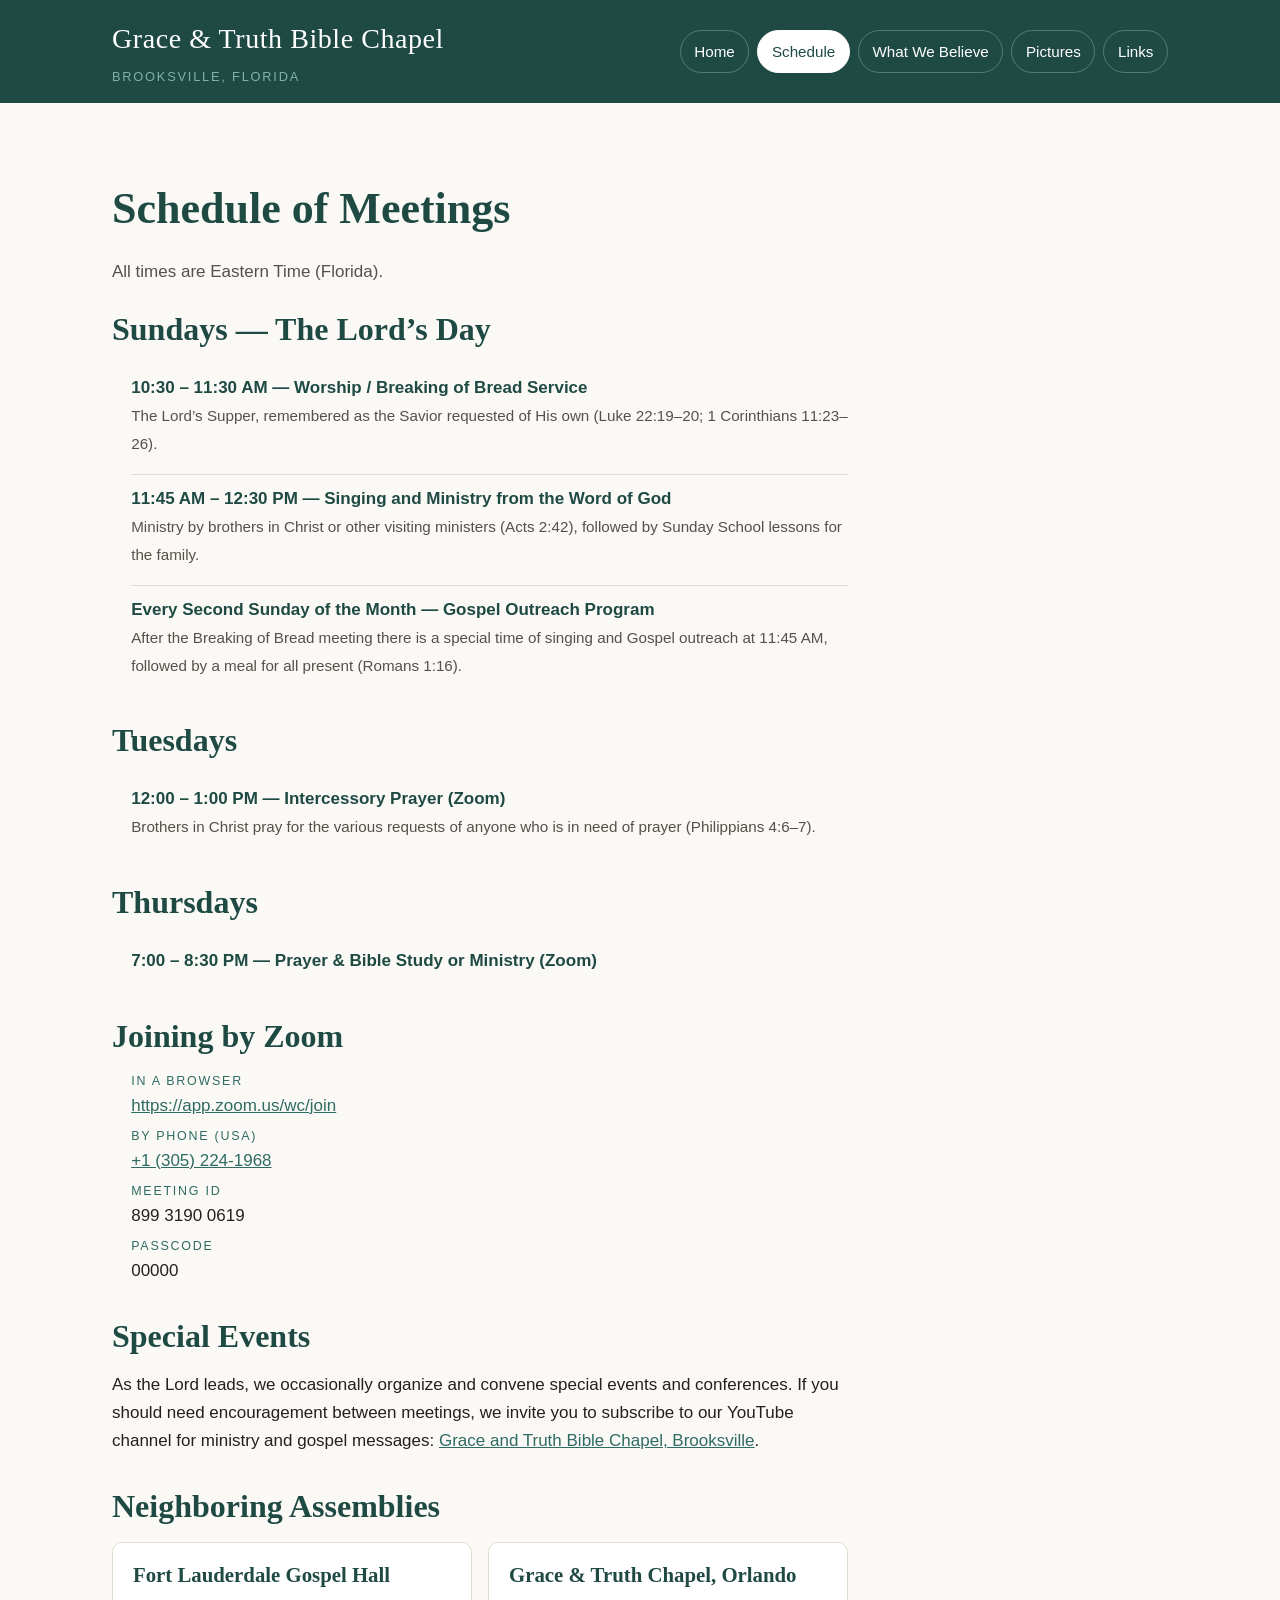
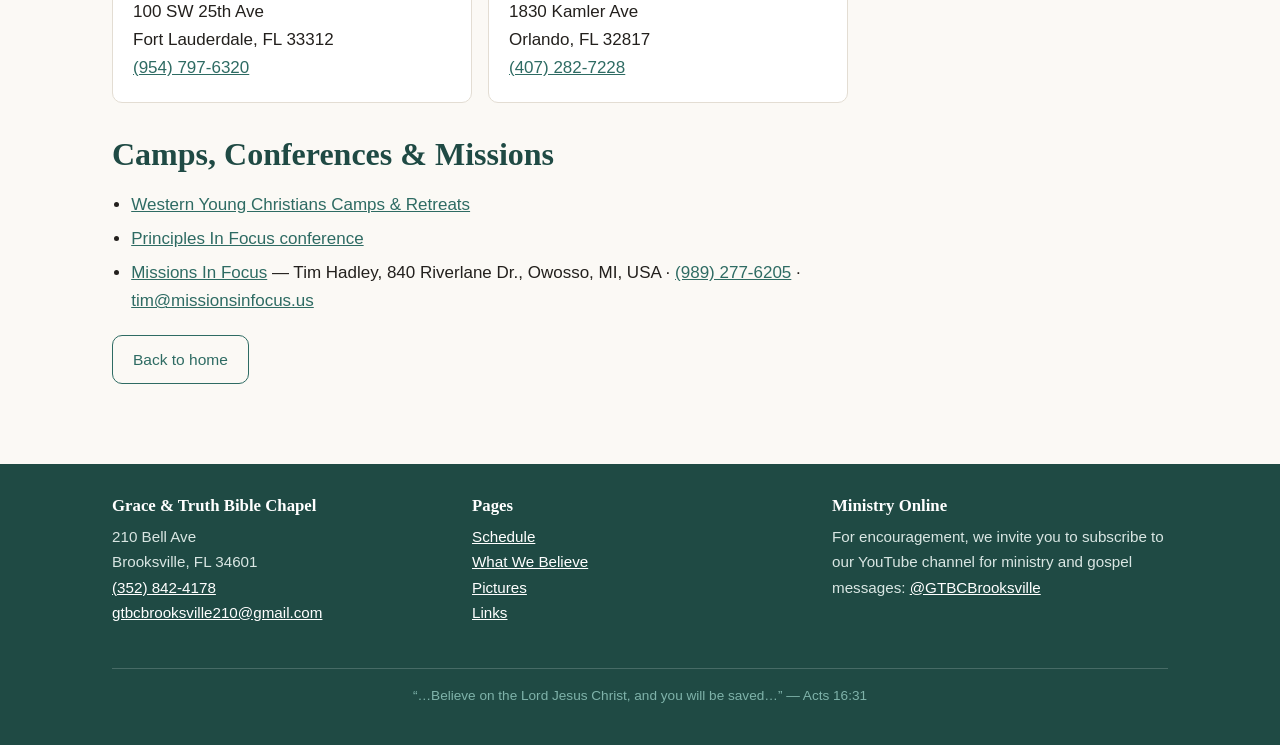
<file: schedule.html>
<!doctype html>
<html lang="en">
<head>
<meta charset="utf-8">
<meta name="viewport" content="width=device-width, initial-scale=1">
<title>Schedule of Meetings — Grace &amp; Truth Bible Chapel</title>
<meta name="description" content="Full schedule of meetings at Grace &amp; Truth Bible Chapel, Brooksville, FL, including Sunday worship, Gospel outreach, and the Tuesday and Thursday Zoom meetings.">
<link rel="stylesheet" href="css/styles.css">
</head>
<body>

<a class="skip-link" href="#main">Skip to content</a>

<header class="site-header">
  <div class="container header-inner">
    <a class="brand" href="index.html">
      <span class="brand-name">Grace &amp; Truth Bible Chapel</span>
      <span class="brand-tag">Brooksville, Florida</span>
    </a>
    <nav class="site-nav" aria-label="Main">
      <ul>
        <li><a href="index.html">Home</a></li>
        <li><a href="schedule.html" aria-current="page">Schedule</a></li>
        <li><a href="beliefs.html">What We Believe</a></li>
        <li><a href="gallery.html">Pictures</a></li>
        <li><a href="links.html">Links</a></li>
      </ul>
    </nav>
  </div>
</header>

<main id="main">

  <section class="section">
    <div class="container">
      <div class="section-head">
        <h1>Schedule of Meetings</h1>
        <p>All times are Eastern Time (Florida).</p>
      </div>

      <div class="prose">

        <h2>Sundays &mdash; The Lord&rsquo;s Day</h2>

        <ul class="times">
          <li>
            <span class="time">10:30 &ndash; 11:30 AM &mdash; Worship / Breaking of Bread Service</span>
            <span class="note">
              The Lord&rsquo;s Supper, remembered as the Savior requested of His own
              (Luke 22:19&ndash;20; 1 Corinthians 11:23&ndash;26).
            </span>
          </li>
          <li>
            <span class="time">11:45 AM &ndash; 12:30 PM &mdash; Singing and Ministry from the Word of God</span>
            <span class="note">
              Ministry by brothers in Christ or other visiting ministers (Acts 2:42),
              followed by Sunday School lessons for the family.
            </span>
          </li>
          <li>
            <span class="time">Every Second Sunday of the Month &mdash; Gospel Outreach Program</span>
            <span class="note">
              After the Breaking of Bread meeting there is a special time of singing and Gospel
              outreach at 11:45 AM, followed by a meal for all present (Romans 1:16).
            </span>
          </li>
        </ul>

        <h2>Tuesdays</h2>

        <ul class="times">
          <li>
            <span class="time">12:00 &ndash; 1:00 PM &mdash; Intercessory Prayer (Zoom)</span>
            <span class="note">
              Brothers in Christ pray for the various requests of anyone who is in need of prayer
              (Philippians 4:6&ndash;7).
            </span>
          </li>
        </ul>

        <h2>Thursdays</h2>

        <ul class="times">
          <li>
            <span class="time">7:00 &ndash; 8:30 PM &mdash; Prayer &amp; Bible Study or Ministry (Zoom)</span>
          </li>
        </ul>

        <h2>Joining by Zoom</h2>

        <ul class="contact-list">
          <li>
            <span class="label">In a browser</span>
            <a href="https://app.zoom.us/wc/join">https://app.zoom.us/wc/join</a>
          </li>
          <li>
            <span class="label">By phone (USA)</span>
            <a href="tel:+13052241968">+1 (305) 224-1968</a>
          </li>
          <li>
            <span class="label">Meeting ID</span>
            899 3190 0619
          </li>
          <li>
            <span class="label">Passcode</span>
            00000
          </li>
        </ul>

        <h2>Special Events</h2>

        <p>
          As the Lord leads, we occasionally organize and convene special events and conferences.
          If you should need encouragement between meetings, we invite you to subscribe to our
          YouTube channel for ministry and gospel messages:
          <a href="https://www.youtube.com/@GTBCBrooksville">Grace and Truth Bible Chapel, Brooksville</a>.
        </p>

        <h2>Neighboring Assemblies</h2>

        <div class="grid grid-2">
          <div class="card">
            <h3>Fort Lauderdale Gospel Hall</h3>
            <address>
              100 SW 25th Ave<br>
              Fort Lauderdale, FL 33312<br>
              <a href="tel:+19547976320">(954) 797-6320</a>
            </address>
          </div>
          <div class="card">
            <h3>Grace &amp; Truth Chapel, Orlando</h3>
            <address>
              1830 Kamler Ave<br>
              Orlando, FL 32817<br>
              <a href="tel:+14072827228">(407) 282-7228</a>
            </address>
          </div>
        </div>

        <h2>Camps, Conferences &amp; Missions</h2>

        <ul>
          <li><a href="https://gtcamps.org/">Western Young Christians Camps &amp; Retreats</a></li>
          <li><a href="https://www.pifretreat.org/">Principles In Focus conference</a></li>
          <li>
            <a href="https://missionsinfocus.us/">Missions In Focus</a> &mdash; Tim Hadley,
            840 Riverlane Dr., Owosso, MI, USA &middot;
            <a href="tel:+19892776205">(989) 277-6205</a> &middot;
            <a href="mailto:tim@missionsinfocus.us">tim@missionsinfocus.us</a>
          </li>
        </ul>

        <div class="btn-row">
          <a class="btn btn-ghost" href="index.html">Back to home</a>
        </div>

      </div>
    </div>
  </section>

</main>

<footer class="site-footer">
  <div class="container">
    <div class="footer-grid">
      <div>
        <h3>Grace &amp; Truth Bible Chapel</h3>
        <address>
          210 Bell Ave<br>
          Brooksville, FL 34601<br>
          <a href="tel:+13528424178">(352) 842-4178</a><br>
          <a href="mailto:gtbcbrooksville210@gmail.com">gtbcbrooksville210@gmail.com</a>
        </address>
      </div>
      <div>
        <h3>Pages</h3>
        <p>
          <a href="schedule.html">Schedule</a><br>
          <a href="beliefs.html">What We Believe</a><br>
          <a href="gallery.html">Pictures</a><br>
          <a href="links.html">Links</a>
        </p>
      </div>
      <div>
        <h3>Ministry Online</h3>
        <p>
          For encouragement, we invite you to subscribe to our YouTube channel for
          ministry and gospel messages:
          <a href="https://www.youtube.com/@GTBCBrooksville">@GTBCBrooksville</a>
        </p>
      </div>
    </div>
    <p class="footer-bottom">
      &ldquo;&hellip;Believe on the Lord Jesus Christ, and you will be saved&hellip;&rdquo; &mdash; Acts 16:31
    </p>
  </div>
</footer>

</body>
</html>
</file>
<file: css/styles.css>
/* Grace & Truth Bible Chapel — shared stylesheet.
   Placeholder styling: structure and colors are easy to swap when the
   real template arrives. All layout is mobile-first. */

:root {
  --brand:        #2e6b63;
  --brand-dark:   #1f4a44;
  --brand-light:  #7fb3aa;
  --wood:         #5c4433;
  --ink:          #23201d;
  --ink-soft:     #55504a;
  --paper:        #fbf9f5;
  --card:         #ffffff;
  --line:         #e3ddd3;
  --maxw:         68rem;
  --radius:       10px;
}

*, *::before, *::after { box-sizing: border-box; }

html { -webkit-text-size-adjust: 100%; scroll-behavior: smooth; }

body {
  margin: 0;
  background: var(--paper);
  color: var(--ink);
  font-family: -apple-system, BlinkMacSystemFont, "Segoe UI", Roboto, Helvetica, Arial, sans-serif;
  font-size: 1.0625rem;
  line-height: 1.65;
}

h1, h2, h3, h4 {
  font-family: Georgia, "Times New Roman", serif;
  line-height: 1.2;
  color: var(--brand-dark);
  margin: 0 0 .5em;
}

h1 { font-size: clamp(1.75rem, 5vw, 2.75rem); }
h2 { font-size: clamp(1.4rem, 3.6vw, 2rem); }
h3 { font-size: clamp(1.1rem, 2.6vw, 1.3rem); }

p { margin: 0 0 1em; }

a { color: var(--brand); }
a:hover, a:focus { color: var(--brand-dark); }

img { max-width: 100%; height: auto; display: block; }

.container {
  width: 100%;
  max-width: var(--maxw);
  margin: 0 auto;
  padding: 0 1rem;
}

/* ---------- Header & navigation ---------- */

.site-header {
  background: var(--brand-dark);
  color: #fff;
  padding: 1rem 0;
}

/* Home page: the bar sits on top of the hero photo instead of above it. */
.site-header-overlay {
  position: absolute;
  top: 0;
  left: 0;
  right: 0;
  z-index: 10;
  background: transparent;
}

/* Over a photo the muted tagline colour loses all contrast, and the brand
   needs a shadow to stay readable wherever the image happens to be light. */
.site-header-overlay .brand-name,
.site-header-overlay .brand-tag { text-shadow: 0 1px 10px rgba(0,0,0,.45); }
.site-header-overlay .brand-tag { color: rgba(255,255,255,.88); }

.site-header a { color: #fff; text-decoration: none; }

.header-inner {
  display: flex;
  flex-direction: column;
  align-items: center;
  gap: .75rem;
}

@media (min-width: 52rem) {
  .header-inner { flex-direction: row; justify-content: space-between; }
}

.brand { display: block; text-align: center; }

@media (min-width: 52rem) {
  .brand { text-align: left; }
}
.brand-name {
  font-family: Georgia, "Times New Roman", serif;
  font-size: clamp(1.25rem, 4.5vw, 1.75rem);
  letter-spacing: .02em;
  display: block;
}
.brand-tag {
  display: block;
  font-size: .8rem;
  letter-spacing: .14em;
  text-transform: uppercase;
  color: var(--brand-light);
  margin-top: .25rem;
}

.site-nav ul {
  list-style: none;
  margin: 0;
  padding: 0;
  display: flex;
  flex-wrap: wrap;
  justify-content: center;
  gap: .4rem .5rem;
}

.site-nav a {
  display: block;
  padding: .5rem .85rem;
  border-radius: 999px;
  font-size: .95rem;
  border: 1px solid rgba(255,255,255,.25);
}

.site-nav a:hover,
.site-nav a:focus { background: rgba(255,255,255,.14); }

.site-nav a[aria-current="page"] {
  background: #fff;
  color: var(--brand-dark);
  border-color: #fff;
}

/* ---------- Hero ---------- */

.hero { position: relative; background: #fff; }

/* Darkens the photo just enough for white text to stay legible. */
.hero-overlay-scrim::after {
  content: "";
  position: absolute;
  inset: 0;
  z-index: 1;
  background: linear-gradient(to bottom,
    rgba(0,0,0,.50), rgba(0,0,0,.18) 45%, rgba(0,0,0,.40));
}

.hero-overlay {
  position: absolute;
  inset: 0;
  z-index: 2;
  display: flex;
  align-items: center;
  justify-content: center;
  text-align: center;
  padding: 9rem 1rem 2.5rem;   /* top padding clears the overlaid bar */
}

@media (min-width: 52rem) {
  .hero-overlay { padding: 7rem 1rem 3rem; }
}

.hero-overlay h1 {
  color: #fff;
  margin: 0;
  max-width: 20ch;
  text-shadow: 0 1px 14px rgba(0,0,0,.35);
}

/* No hardcoded ratio: height follows the image's own proportions via the
   global `img { height: auto }`, so re-cropping the file needs no CSS change.
   min-height only engages on narrow screens, where the photo would otherwise
   be too short to hold the overlaid bar and title; object-position keeps the
   chapel in frame for the horizontal crop that min-height causes there. */
.hero img {
  width: 100%;
  min-height: 24rem;
  object-fit: cover;
  object-position: 65% center;
}

.hero-text { text-align: center; padding: 2rem 0 2.25rem; }

.hero-text p.invite {
  font-size: 1.15rem;
  color: var(--ink-soft);
  max-width: 38rem;
  margin-left: auto;
  margin-right: auto;
}

.service-time {
  display: inline-block;
  background: var(--brand);
  color: #fff;
  font-size: 1.05rem;
  padding: .6rem 1.2rem;
  border-radius: var(--radius);
  margin-top: .5rem;
}

/* ---------- Sections ---------- */

.section { padding: 3rem 0; }

@media (min-width: 52rem) {
  .section { padding: 5rem 0; }
}
.section + .section { border-top: 1px solid var(--line); }
.section-alt { background: #fff; }

.section-head { margin-bottom: 1.5rem; }
.section-head p { color: var(--ink-soft); margin: 0; }

/* ---------- Cards & grids ---------- */

.grid {
  display: grid;
  gap: 1rem;
  grid-template-columns: 1fr;
}

@media (min-width: 40rem) {
  .grid-2 { grid-template-columns: repeat(2, 1fr); }
  .grid-3 { grid-template-columns: repeat(3, 1fr); }
}

@media (min-width: 56rem) {
  .grid-3 { grid-template-columns: repeat(3, 1fr); }
}

.card {
  background: var(--card);
  border: 1px solid var(--line);
  border-radius: var(--radius);
  padding: 1.25rem;
}

.section-alt .card { background: var(--paper); }

.card h3 { margin-top: 0; }

.card .day {
  display: block;
  font-size: .78rem;
  letter-spacing: .14em;
  text-transform: uppercase;
  color: var(--brand);
  margin-bottom: .35rem;
}

.card :last-child { margin-bottom: 0; }

/* ---------- Schedule lists ---------- */

.times { list-style: none; margin: 0; padding: 0; }

.times li {
  padding: .6rem 0;
  border-top: 1px solid var(--line);
}

.times li:first-child { border-top: 0; }

.times .time {
  display: block;
  font-weight: 600;
  color: var(--brand-dark);
}

.times .note { color: var(--ink-soft); font-size: .95rem; }

/* ---------- Scripture ---------- */

blockquote.verse {
  margin: 0;
  padding: 1.1rem 1.25rem;
  background: var(--card);
  border-left: 4px solid var(--brand-light);
  border-radius: 0 var(--radius) var(--radius) 0;
  font-family: Georgia, "Times New Roman", serif;
  font-size: 1.05rem;
  color: var(--ink);
}

.section-alt blockquote.verse { background: var(--paper); }

blockquote.verse cite {
  display: block;
  margin-top: .6rem;
  font-style: normal;
  font-size: .9rem;
  letter-spacing: .06em;
  text-transform: uppercase;
  color: var(--brand);
}

.verse-hero {
  max-width: 40rem;
  margin: 0 auto 1.25rem;
  border: 0;
  background: none;
  text-align: center;
  font-size: clamp(1.05rem, 3vw, 1.3rem);
  padding: 0;
}

.section-alt .verse-hero, .verse-hero { background: none; }
.verse-hero cite { text-align: center; }

/* ---------- Buttons ---------- */

.btn {
  display: inline-block;
  padding: .65rem 1.25rem;
  border-radius: var(--radius);
  background: var(--brand);
  color: #fff;
  text-decoration: none;
  font-size: .97rem;
}

.btn:hover, .btn:focus { background: var(--brand-dark); color: #fff; }

.btn-ghost {
  background: transparent;
  color: var(--brand);
  border: 1px solid var(--brand);
}

.btn-ghost:hover, .btn-ghost:focus { background: var(--brand); color: #fff; }

.btn-row { display: flex; flex-wrap: wrap; gap: .75rem; margin-top: 1.25rem; }

/* ---------- Contact ---------- */

.contact-list { list-style: none; margin: 0; padding: 0; }
.contact-list li { margin-bottom: .9rem; }
.contact-list .label {
  display: block;
  font-size: .78rem;
  letter-spacing: .14em;
  text-transform: uppercase;
  color: var(--brand);
}

address { font-style: normal; }

/* ---------- Gallery ---------- */

.gallery { display: grid; gap: 1.25rem; grid-template-columns: 1fr; }

@media (min-width: 44rem) {
  .gallery { grid-template-columns: repeat(2, 1fr); }
}

.gallery figure {
  margin: 0;
  background: var(--card);
  border: 1px solid var(--line);
  border-radius: var(--radius);
  overflow: hidden;
}

.gallery img { width: 100%; aspect-ratio: 4 / 3; object-fit: cover; }

.gallery figcaption {
  padding: .85rem 1rem;
  font-size: .95rem;
  color: var(--ink-soft);
}

.gallery .tall img { aspect-ratio: 3 / 4; }

/* ---------- Prose (detail pages) ---------- */

.prose { max-width: 46rem; }
.prose h2 { margin-top: 2rem; }
.prose h2:first-child { margin-top: 0; }
.prose ul { padding-left: 1.2rem; }
.prose li { margin-bottom: .4rem; }

.ref { color: var(--ink-soft); font-size: .95rem; }

/* ---------- Footer ---------- */

.site-footer {
  background: var(--brand-dark);
  color: #d9e6e3;
  padding: 2rem 0 1.5rem;
  font-size: .95rem;
}

.site-footer h3 { color: #fff; font-size: 1.05rem; }
.site-footer a { color: #fff; }

.footer-grid { display: grid; gap: 1.5rem; grid-template-columns: 1fr; }

@media (min-width: 44rem) {
  .footer-grid { grid-template-columns: repeat(3, 1fr); }
}

.footer-bottom {
  margin-top: 1.75rem;
  padding-top: 1rem;
  border-top: 1px solid rgba(255,255,255,.18);
  text-align: center;
  font-size: .85rem;
  color: var(--brand-light);
}

.skip-link {
  position: absolute;
  left: -9999px;
}
.skip-link:focus {
  left: .5rem;
  top: .5rem;
  z-index: 10;
  background: #fff;
  color: var(--brand-dark);
  padding: .5rem .75rem;
  border-radius: var(--radius);
}


/* ---------- Alternating image + text sections ---------- */

.feature-inner {
  display: grid;
  gap: 2rem;
  grid-template-columns: 1fr;
  align-items: center;
}

@media (min-width: 52rem) {
  .feature-inner { grid-template-columns: 1fr 1fr; gap: 4rem; }

  /* Image right, text left. On narrow screens the image always
     stacks on top, whichever side it takes on desktop. */
  .feature-media-right .feature-media { order: 2; }
}

.feature-media img {
  width: 100%;
  aspect-ratio: 4 / 3;
  object-fit: cover;
  border-radius: var(--radius);
}

/* The crosses drawing sits high in the frame; bias the crop upward. */
.feature-media img.focus-top { object-position: center 28%; }

/* Group photo: keep its own proportions. The 4:3 crop above would slice
   the people standing at either edge of the frame. */
.feature-media img.natural { aspect-ratio: auto; }

.feature-body > :first-child { margin-top: 0; }
.feature-body .times { margin-bottom: 1.25rem; }
.feature-body .verse + .verse { margin-top: 1rem; }
.feature-body .btn-row { margin-top: 1.5rem; }


/* ---------- Latest video ---------- */

/* The iframe's src is the channel's uploads playlist rather than a single
   video id, so the newest sermon plays first and the markup never has to be
   touched. loading="lazy" keeps the player's scripts off the initial page
   load until the section scrolls into view. */

.video-head { text-align: center; }

.video-frame {
  max-width: 56rem;
  margin: 0 auto;
  aspect-ratio: 16 / 9;
  border-radius: var(--radius);
  overflow: hidden;
  background: #000;
}

.video-frame iframe {
  display: block;
  width: 100%;
  height: 100%;
  border: 0;
}

.video-actions { justify-content: center; }


/* ---------- Links page ---------- */

/* Shared spacing for every group of cards on the links page, so the gap
   below a group is the same whether a heading or the footer button follows. */
.link-grid { margin-bottom: 2.5rem; }

.link-card {
  display: flex;
  flex-direction: column;
  gap: .6rem;
  text-decoration: none;
  color: inherit;
}

.link-card:hover, .link-card:focus {
  border-color: var(--brand-light);
  color: inherit;
}

.link-card h3 { margin: 0; }
.link-card p  { margin: 0; color: var(--ink-soft); font-size: .95rem; }

/* A fixed box so wordmarks of very different proportions still line up
   across the row. */
.link-logo {
  display: flex;
  align-items: center;
  justify-content: center;
  height: 4.5rem;
  margin-bottom: .25rem;
}

.link-logo img { max-width: 70%; max-height: 100%; width: auto; object-fit: contain; }

/* Sites with no logo of their own get their initials, so a row of cards
   keeps an even rhythm instead of one card collapsing. */
.link-monogram {
  font-family: Georgia, "Times New Roman", serif;
  font-size: 1.6rem;
  letter-spacing: .1em;
  color: var(--brand);
  border: 2px solid var(--brand-light);
  border-radius: var(--radius);
  padding: .35rem .75rem;
}

.link-domain {
  margin-top: auto;
  padding-top: .35rem;
  font-size: .85rem;
  color: var(--brand);
  word-break: break-word;
}

.link-card:hover .link-domain, .link-card:focus .link-domain { color: var(--brand-dark); }
</file>
